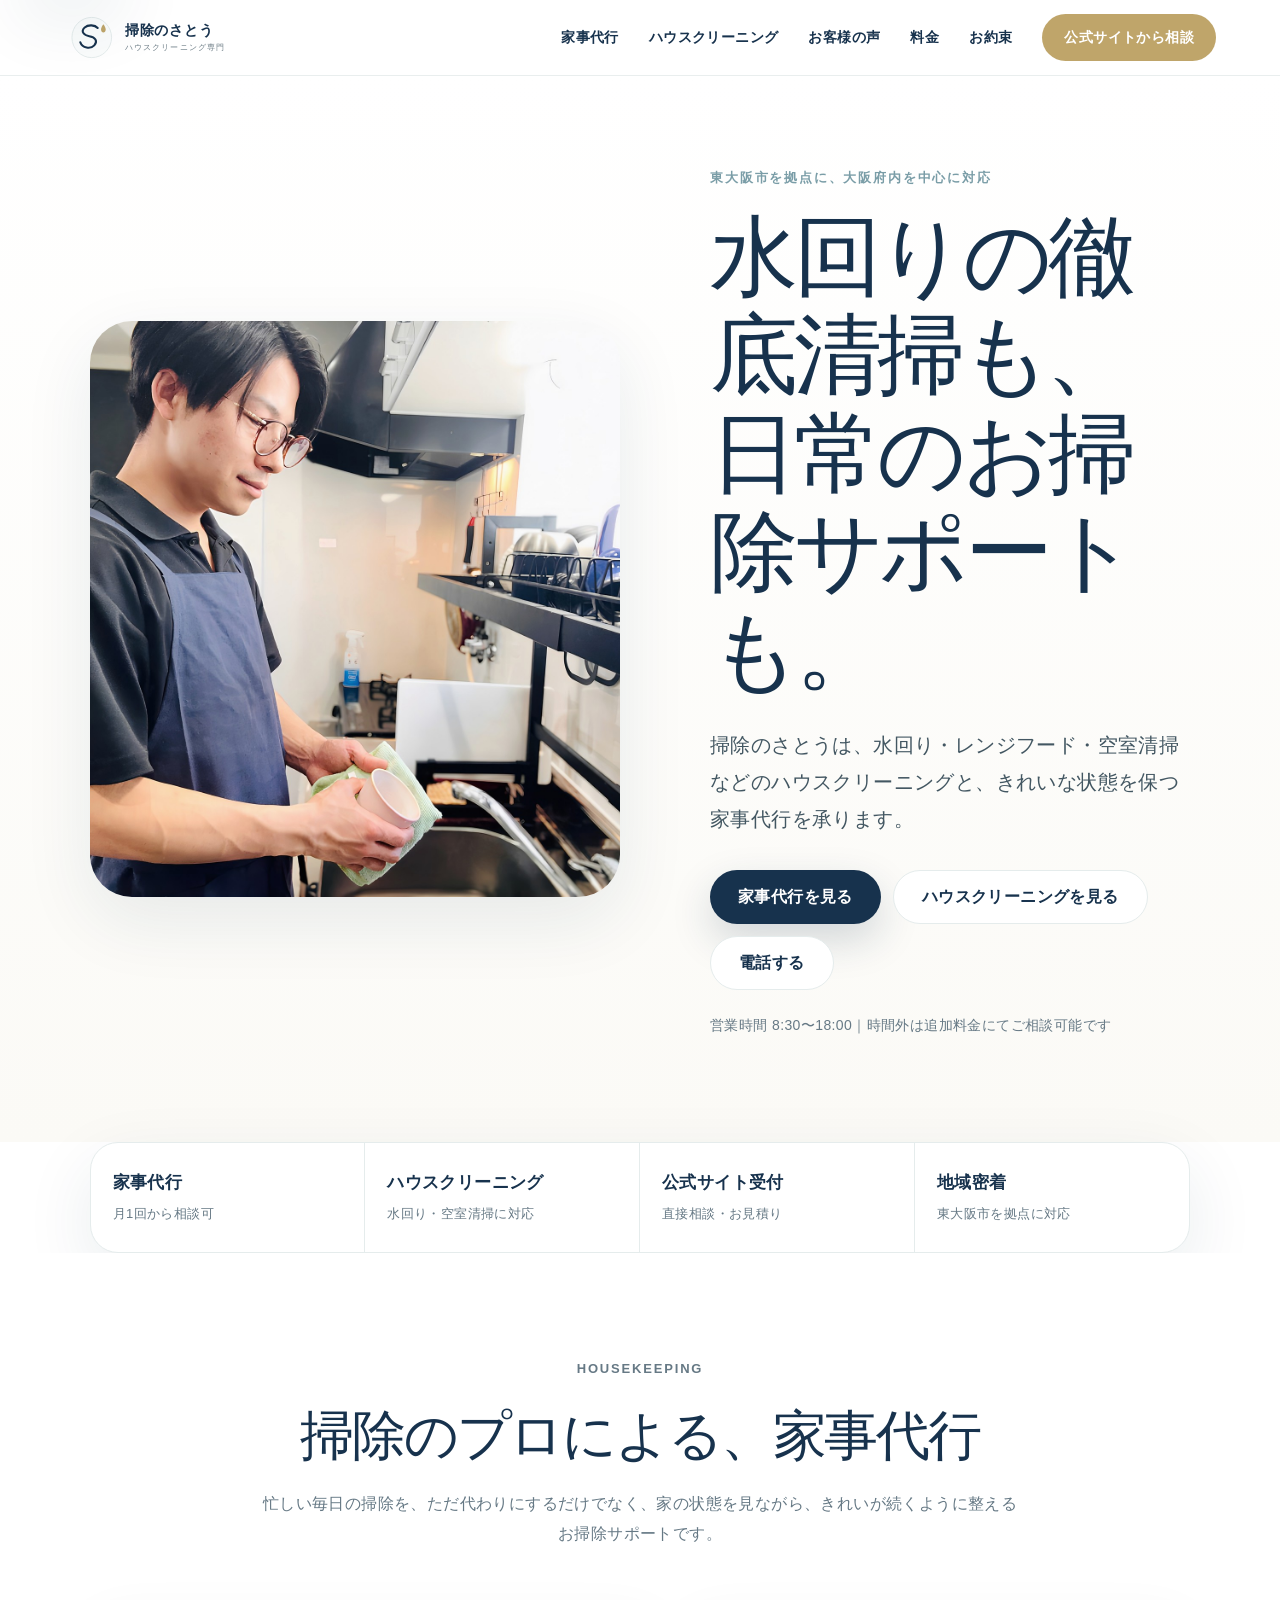
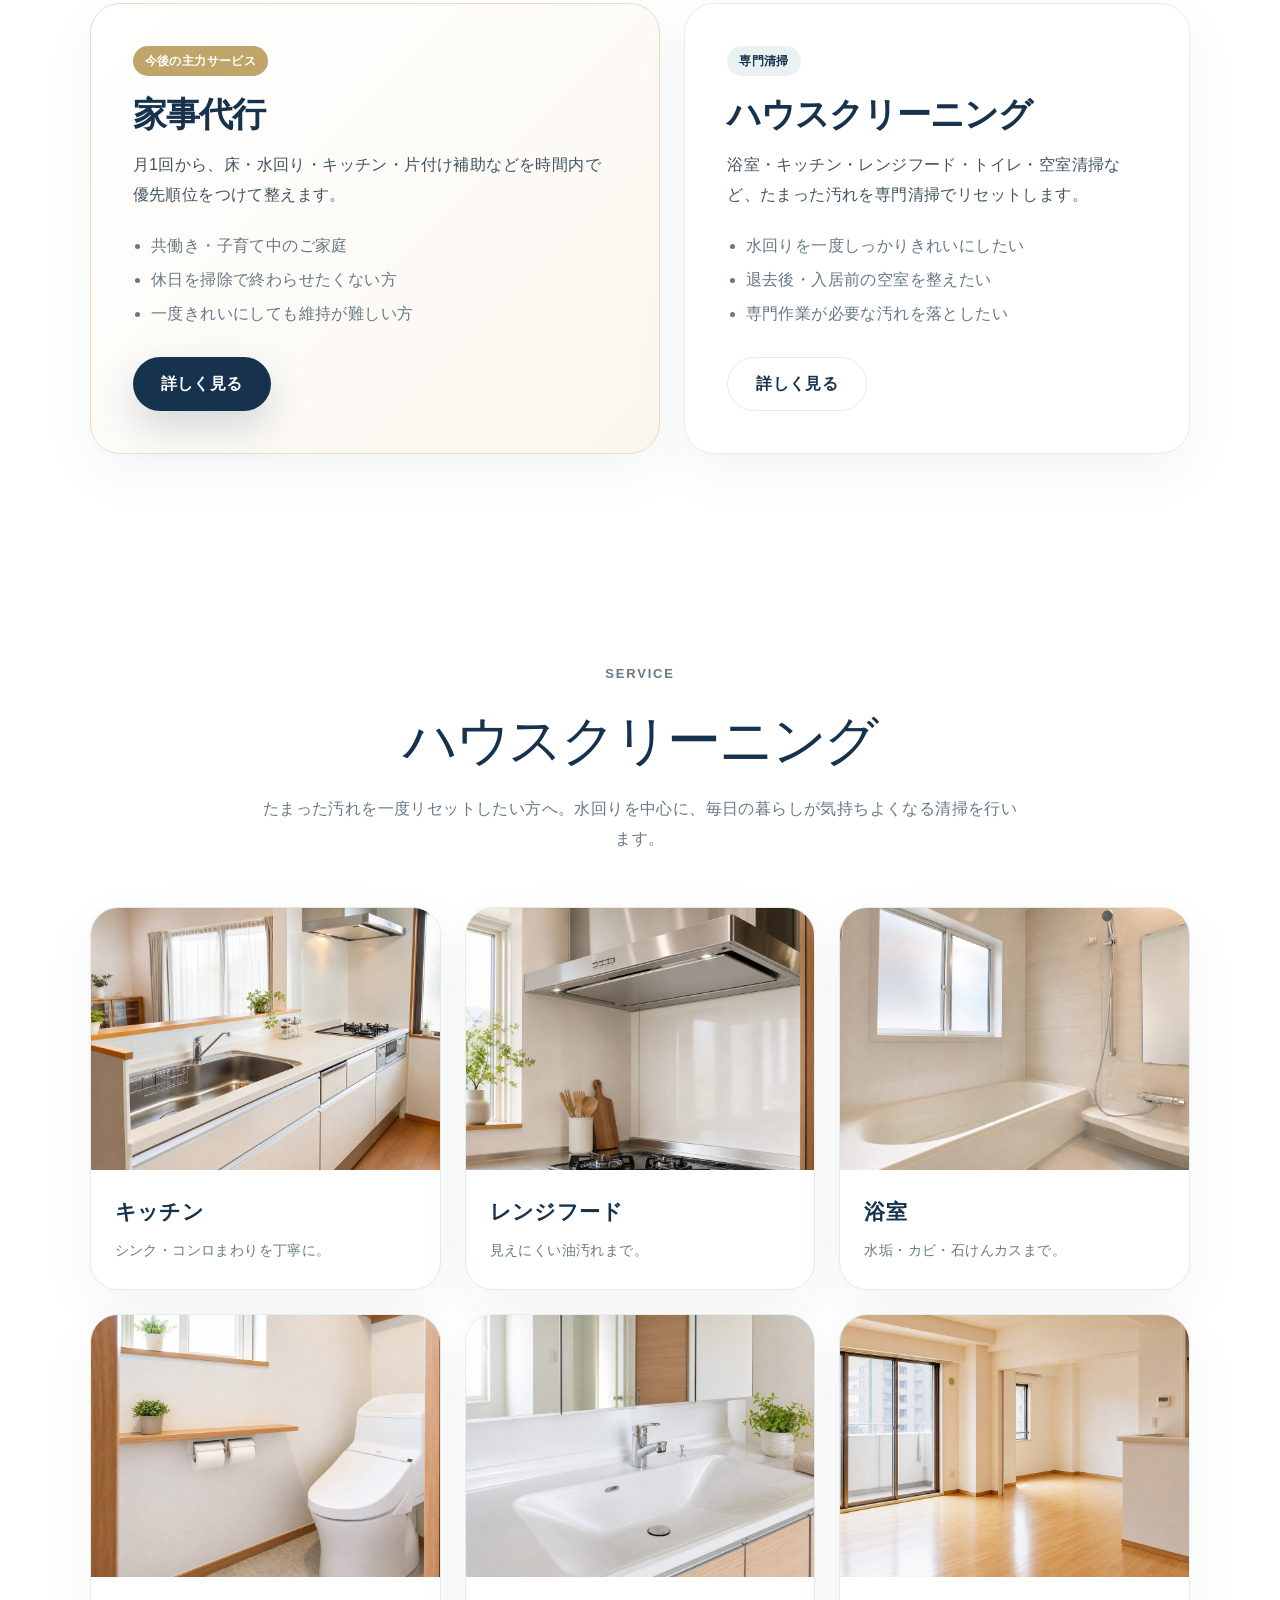
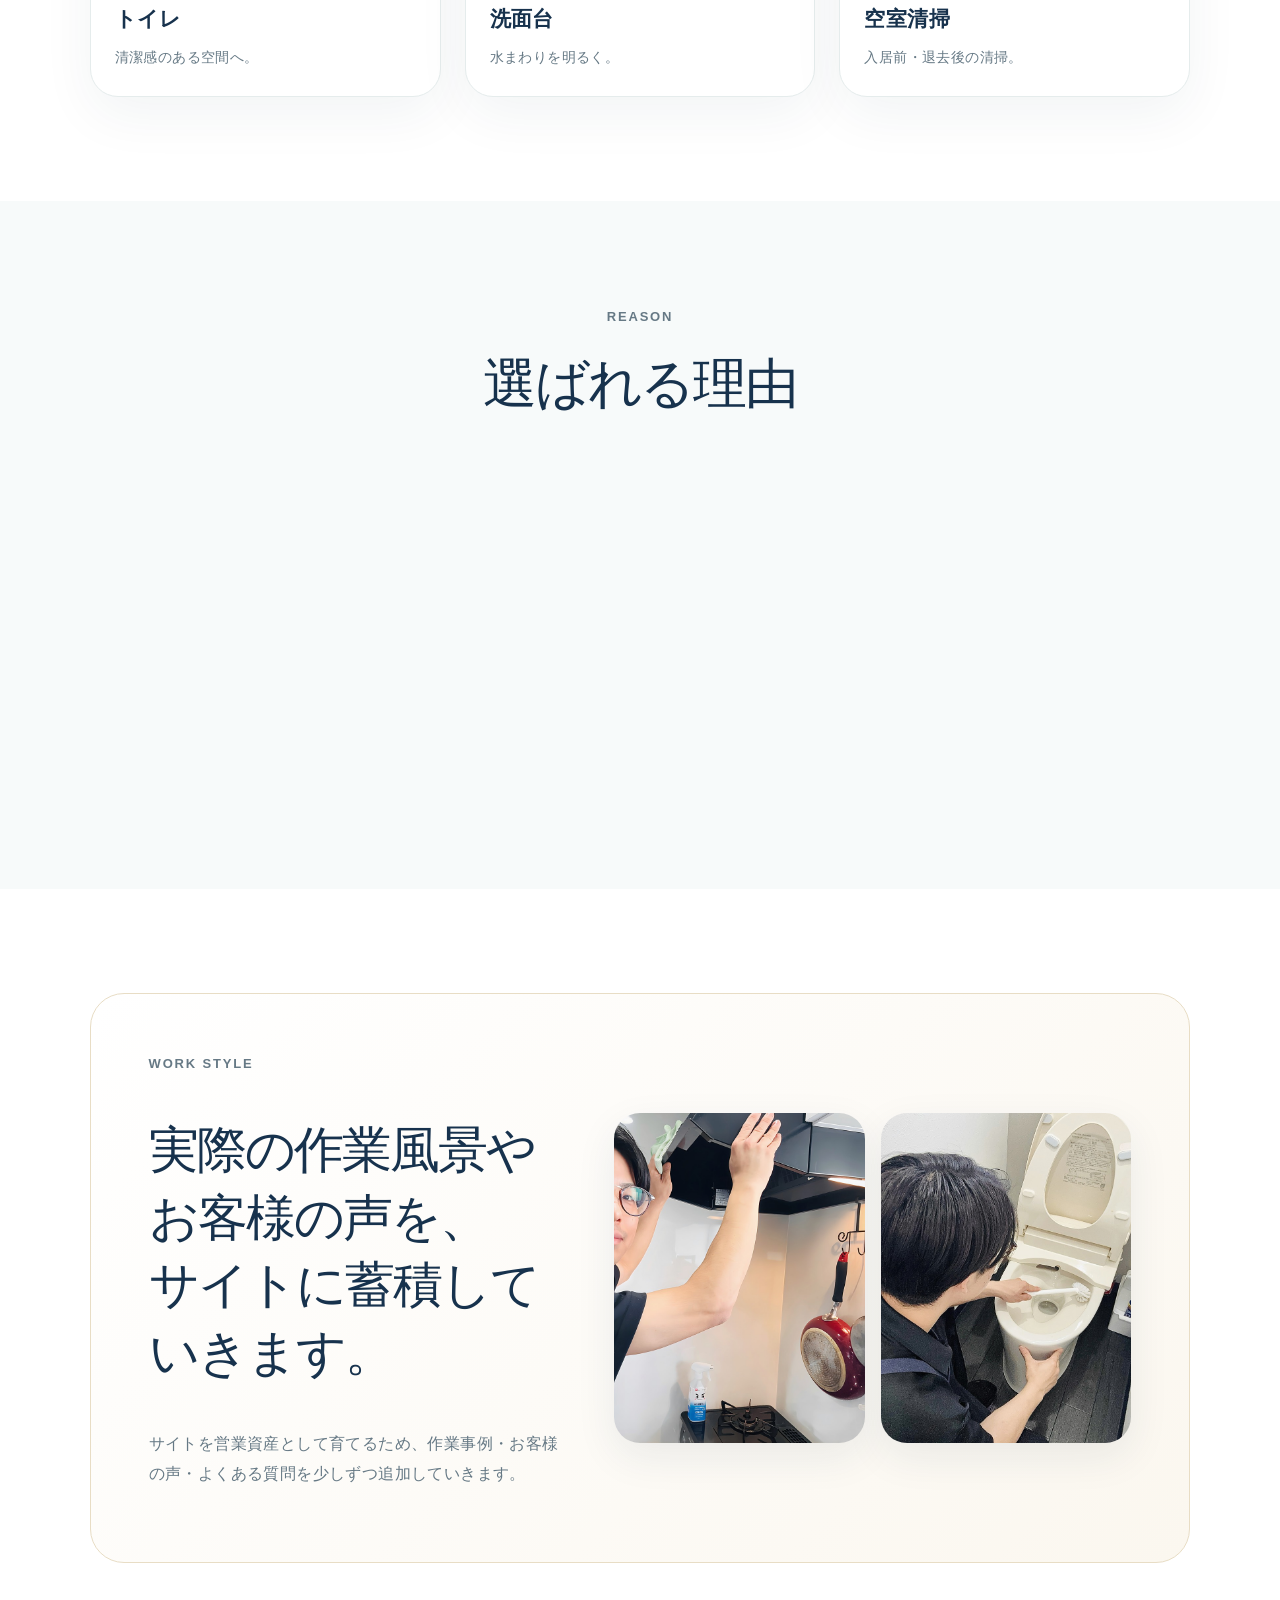
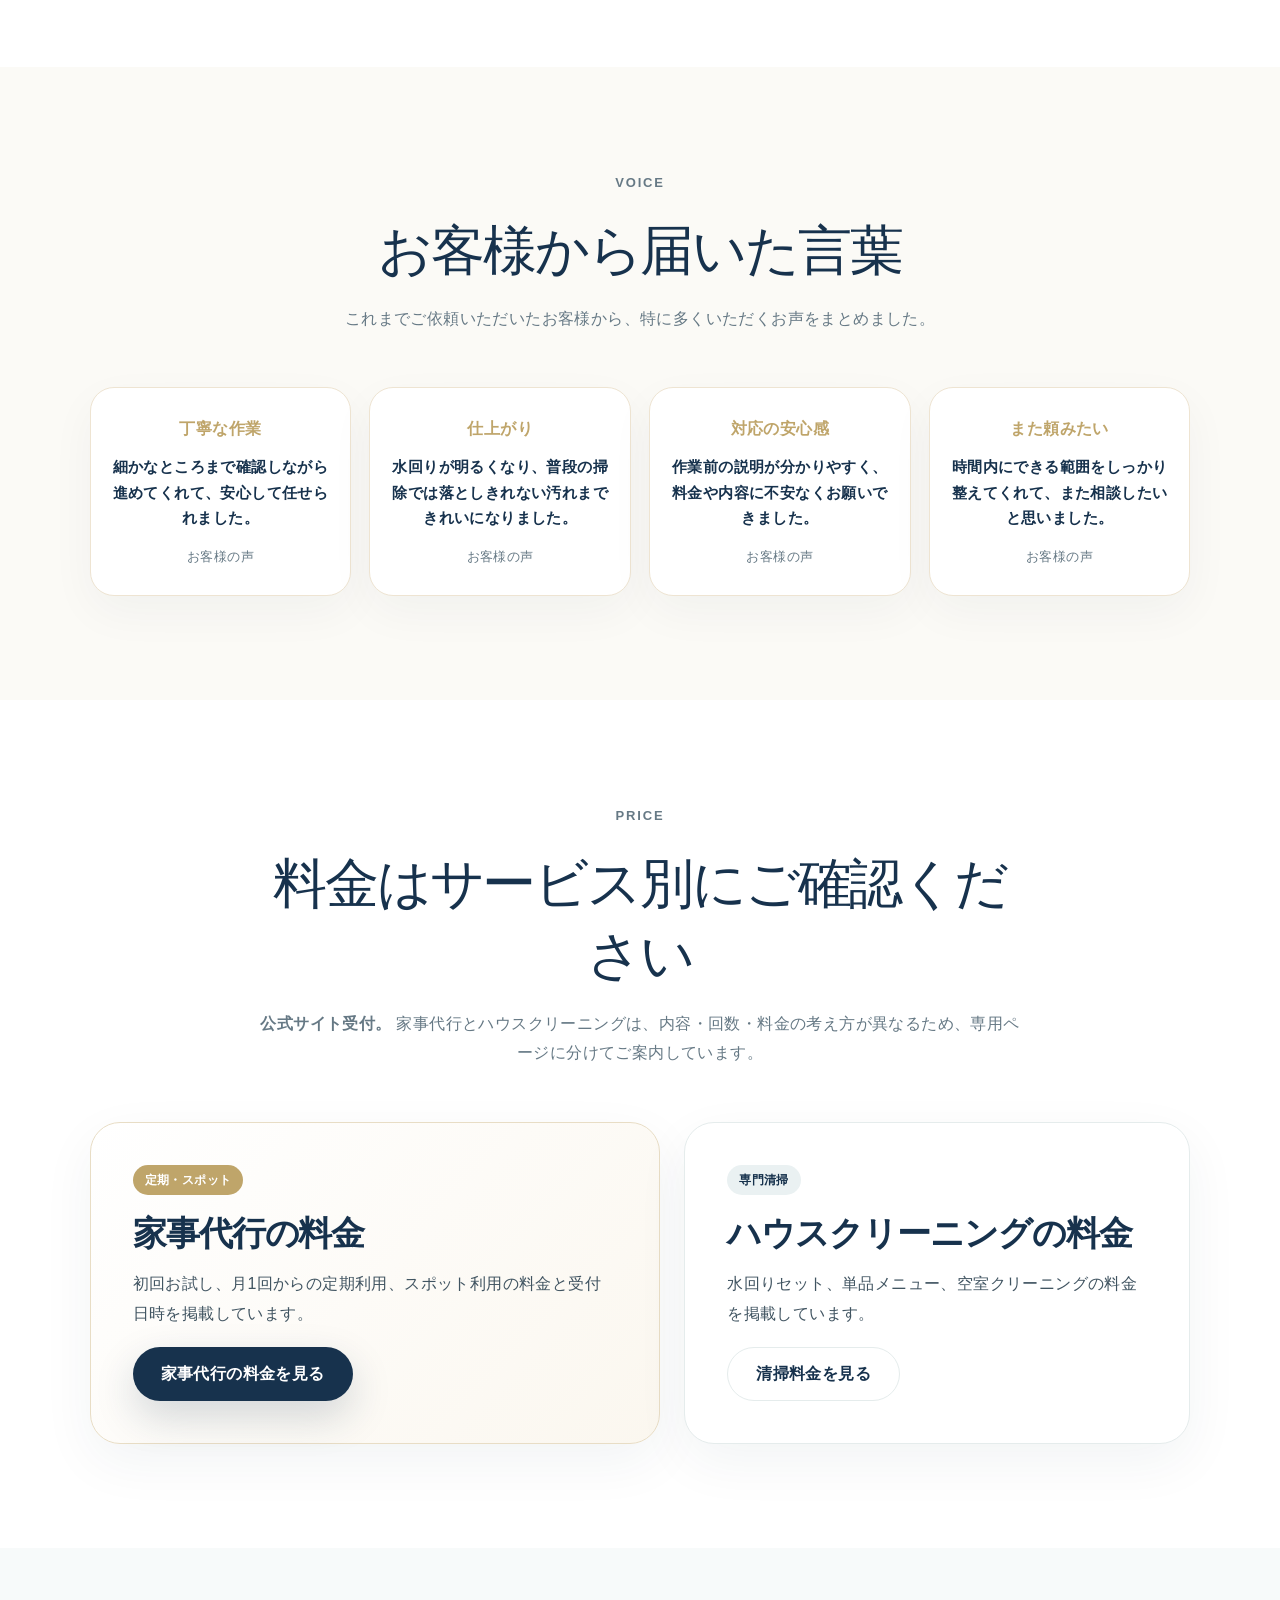
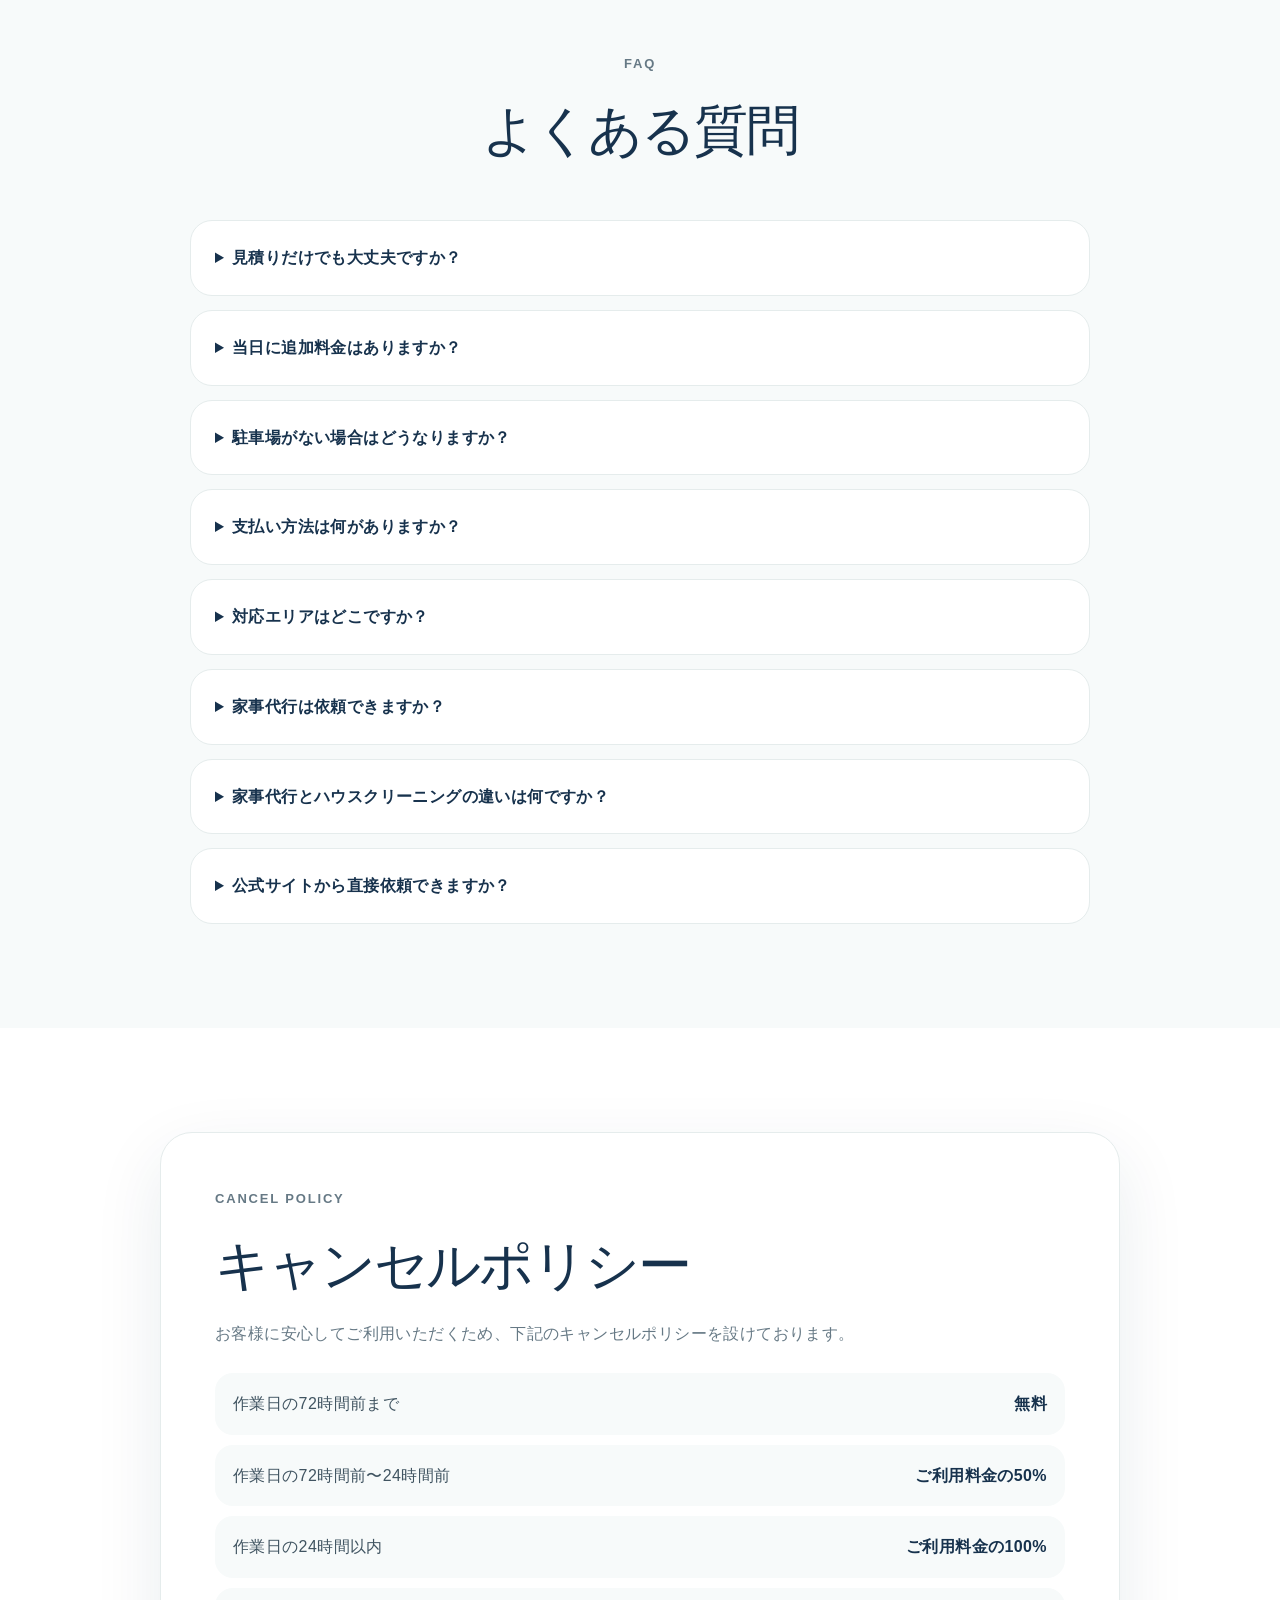
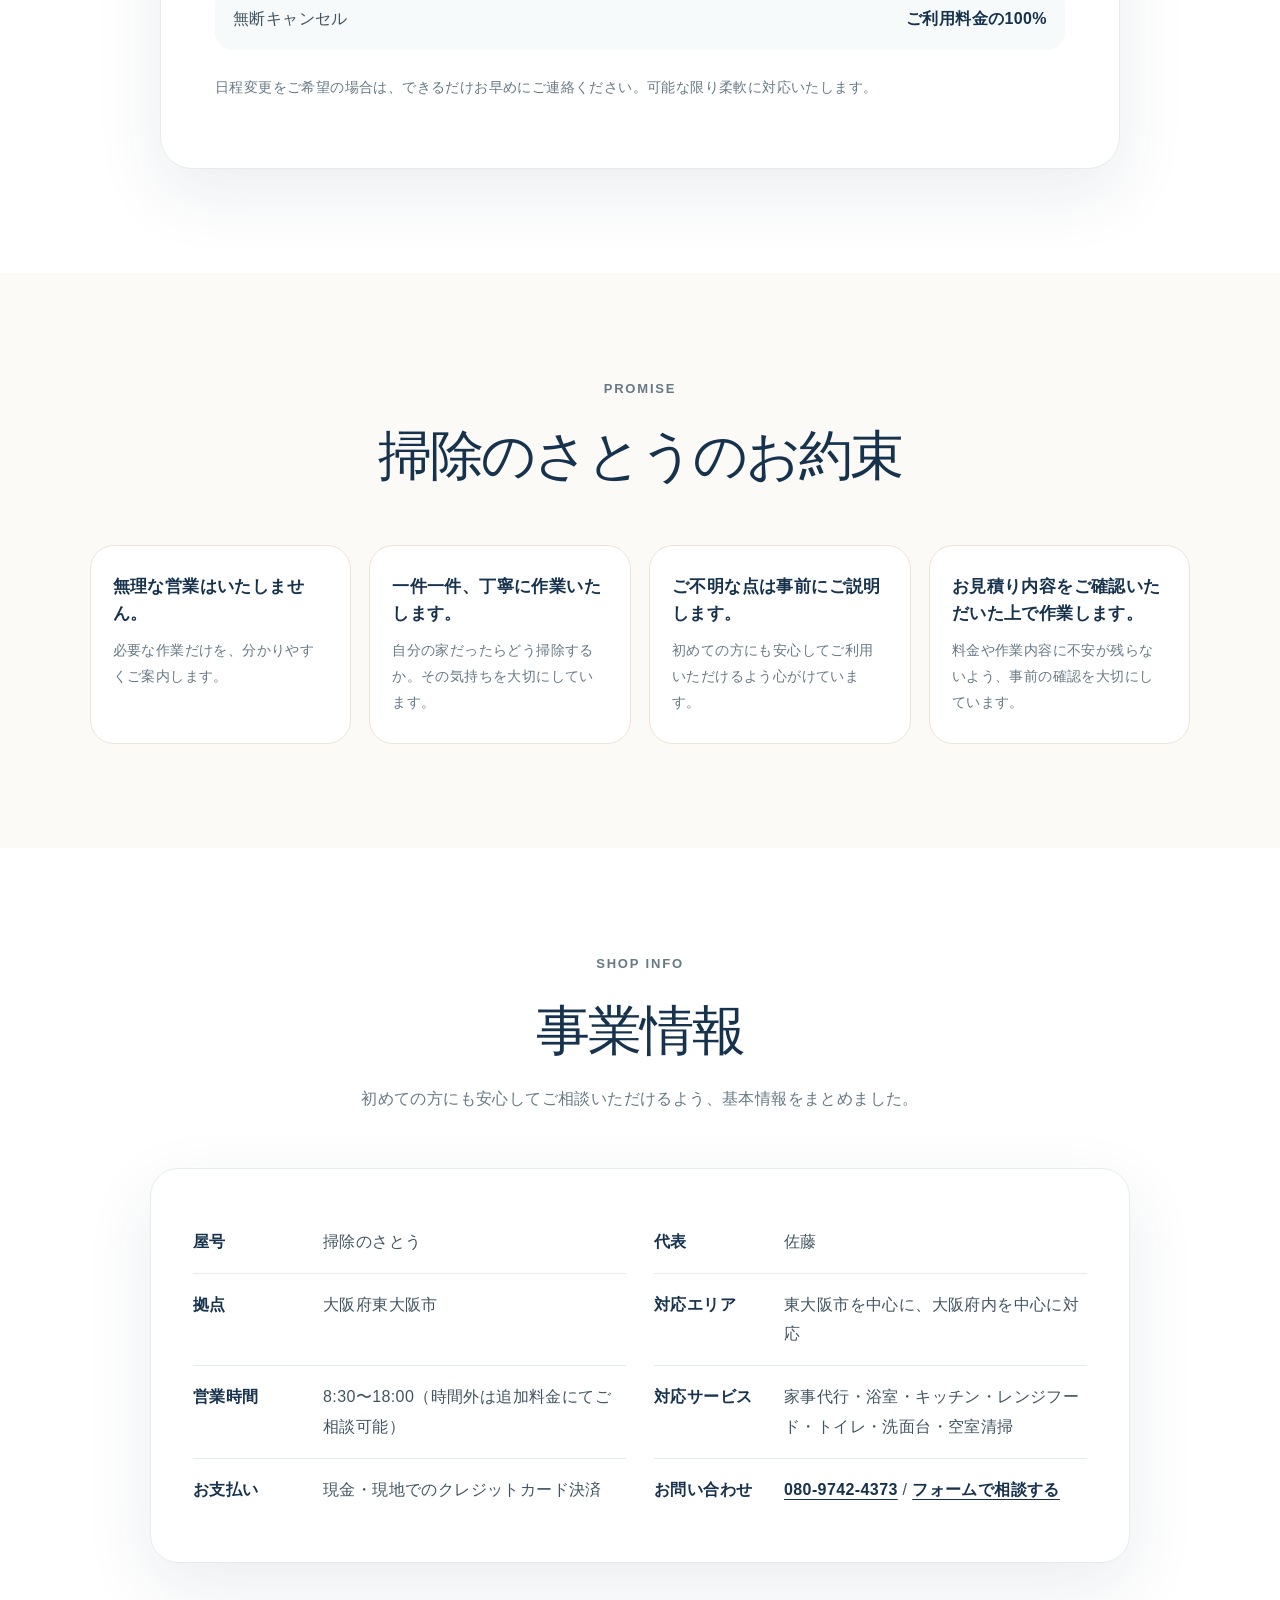
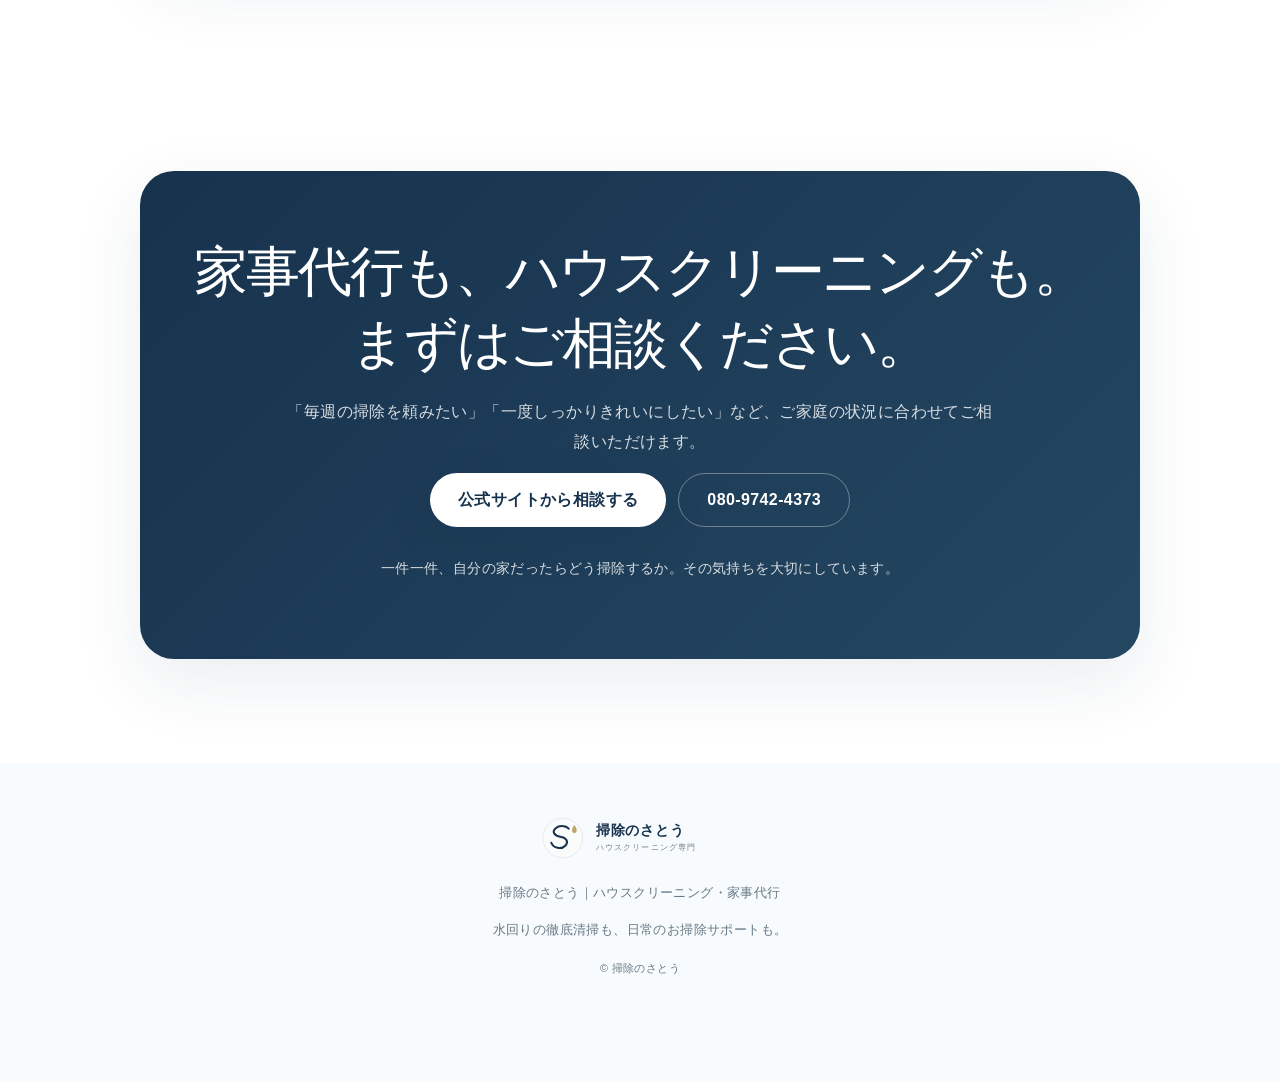
<file: index.html>
<!doctype html>
<html class="no-js" lang="ja">
<head>
  <meta charset="utf-8">
  <meta name="viewport" content="width=device-width, initial-scale=1, viewport-fit=cover">
  <title>掃除のさとう｜東大阪市のハウスクリーニング・家事代行</title>
  <meta name="description" content="東大阪市を拠点に大阪府内を中心に対応。水回り・レンジフード・空室清掃などのハウスクリーニングと、掃除のプロによる家事代行を承ります。公式サイトから初回相談・お見積り受付。">
  <meta name="theme-color" content="#17324D">
  <meta property="og:type" content="website">
  <meta property="og:locale" content="ja_JP">
  <meta property="og:site_name" content="掃除のさとう">
  <meta property="og:title" content="掃除のさとう｜東大阪市のハウスクリーニング・家事代行">
  <meta property="og:description" content="東大阪市を拠点に、大阪府内を中心に対応。水回りの徹底清掃と、きれいな状態を保つ家事代行を承ります。">
  <meta property="og:url" content="https://norisatou0-deep.github.io/souji-no-sato/">
  <meta property="og:image" content="https://norisatou0-deep.github.io/souji-no-sato/assets/hero-cup.jpeg">
  <meta name="twitter:card" content="summary_large_image">
  <link rel="canonical" href="https://norisatou0-deep.github.io/souji-no-sato/">
  <link rel="icon" href="assets/logo.svg" type="image/svg+xml">
  <link rel="stylesheet" href="style.css?v=20260723-wrap3">
  <script>
    document.documentElement.classList.remove('no-js');
    document.documentElement.classList.add('js');
  </script>
  <script type="application/ld+json">
    {
      "@context": "https://schema.org",
      "@type": "LocalBusiness",
      "name": "掃除のさとう",
      "description": "東大阪市を拠点に大阪府内を中心に対応するハウスクリーニング・家事代行サービス。",
      "url": "https://norisatou0-deep.github.io/souji-no-sato/",
      "image": "https://norisatou0-deep.github.io/souji-no-sato/assets/hero-cup.jpeg",
      "telephone": "+81-80-9742-4373",
      "email": "norisatou0@gmail.com",
      "areaServed": ["東大阪市", "大阪府"],
      "makesOffer": [
        {"@type": "Offer", "itemOffered": {"@type": "Service", "name": "ハウスクリーニング"}},
        {"@type": "Offer", "itemOffered": {"@type": "Service", "name": "家事代行"}}
      ],
      "openingHours": "Mo-Su 08:30-18:00",
      "priceRange": "¥¥"
    }
  </script>
</head>
<body>
<a class="skip-link" href="#top">本文へ移動</a>
<header class="site-header">
  <a class="brand" href="#top"><img src="assets/logo.svg" alt="掃除のさとう"></a>
  <button class="menu-button" type="button" aria-label="メニューを開く" aria-controls="site-nav" aria-expanded="false"><span aria-hidden="true"></span><span aria-hidden="true"></span></button>
  <nav class="nav" id="site-nav" aria-label="サイト内メニュー">
    <a href="housekeeping.html">家事代行</a>
    <a href="cleaning.html">ハウスクリーニング</a>
    <a href="#voice">お客様の声</a>
    <a href="#price">料金</a>
    <a href="#promise">お約束</a>
    <a class="nav-cta" href="https://forms.gle/PF4ynjadxf1Uwvu38" target="_blank" rel="noopener noreferrer">公式サイトから相談</a>
  </nav>
</header>

<main id="top">
<section class="hero">
  <div class="hero-photo reveal">
    <img src="assets/hero-cup.jpeg" alt="キッチンでコップを拭いている作業風景" width="1800" height="1350">
  </div>
  <div class="hero-copy reveal">
    <p class="eyebrow">東大阪市を拠点に、大阪府内を中心に対応</p>
    <h1>水回りの徹底清掃も、<br>日常のお掃除サポートも。</h1>
    <p class="lead">掃除のさとうは、水回り・レンジフード・空室清掃などのハウスクリーニングと、きれいな状態を保つ家事代行を承ります。</p>
    <div class="actions">
      <a class="button primary" href="housekeeping.html">家事代行を見る</a>
      <a class="button secondary" href="cleaning.html">ハウスクリーニングを見る</a>
      <a class="button secondary" href="tel:08097424373">電話する</a>
    </div>
    <p class="small-note">営業時間 8:30〜18:00｜時間外は追加料金にてご相談可能です</p>
  </div>
</section>

<section class="trust-strip reveal">
  <div><strong>家事代行</strong><span>月1回から相談可</span></div>
  <div><strong>ハウスクリーニング</strong><span>水回り・空室清掃に対応</span></div>
  <div><strong>公式サイト受付</strong><span>直接相談・お見積り</span></div>
  <div><strong>地域密着</strong><span>東大阪市を拠点に対応</span></div>
</section>

<section class="section service-choice" id="housekeeping">
  <div class="section-heading reveal">
    <p class="eyebrow">HOUSEKEEPING</p>
    <h2>掃除のプロによる、<span class="mobile-line nowrap">家事代行</span></h2>
    <p>忙しい毎日の掃除を、ただ代わりにするだけでなく、家の状態を見ながら、きれいが続くように整えるお掃除サポートです。</p>
  </div>
  <div class="choice-grid">
    <article class="choice-card featured reveal">
      <span class="choice-label">今後の主力サービス</span>
      <h3>家事代行</h3>
      <p>月1回から、床・水回り・キッチン・片付け補助などを時間内で優先順位をつけて整えます。</p>
      <ul>
        <li>共働き・子育て中のご家庭</li>
        <li>休日を掃除で終わらせたくない方</li>
        <li>一度きれいにしても維持が難しい方</li>
      </ul>
      <a class="button primary" href="housekeeping.html">詳しく見る</a>
    </article>
    <article class="choice-card reveal">
      <span class="choice-label muted">専門清掃</span>
      <h3>ハウスクリーニング</h3>
      <p>浴室・キッチン・レンジフード・トイレ・空室清掃など、たまった汚れを専門清掃でリセットします。</p>
      <ul>
        <li>水回りを一度しっかりきれいにしたい</li>
        <li>退去後・入居前の空室を整えたい</li>
        <li>専門作業が必要な汚れを落としたい</li>
      </ul>
      <a class="button secondary" href="cleaning.html">詳しく見る</a>
    </article>
  </div>
</section>

<section class="section service" id="service">
  <div class="section-heading reveal">
    <p class="eyebrow">SERVICE</p>
    <h2>ハウスクリーニング</h2>
    <p>たまった汚れを一度リセットしたい方へ。水回りを中心に、毎日の暮らしが気持ちよくなる清掃を行います。</p>
  </div>
  <div class="service-grid">
    <article class="service-card reveal"><img src="assets/service-kitchen-clean-v3.jpg" alt="キッチンクリーニング" width="1200" height="800" loading="lazy"><div><h3>キッチン</h3><p>シンク・コンロまわりを丁寧に。</p></div></article>
    <article class="service-card reveal"><img src="assets/service-hood-clean-v3.jpg" alt="レンジフードクリーニング" width="1200" height="800" loading="lazy"><div><h3>レンジフード</h3><p>見えにくい油汚れまで。</p></div></article>
    <article class="service-card reveal"><img src="assets/service-bath-clean-v3.jpg" alt="浴室クリーニング" width="1200" height="800" loading="lazy"><div><h3>浴室</h3><p>水垢・カビ・石けんカスまで。</p></div></article>
    <article class="service-card reveal"><img src="assets/service-toilet-clean-v3.jpg" alt="トイレクリーニング" width="1200" height="800" loading="lazy"><div><h3>トイレ</h3><p>清潔感のある空間へ。</p></div></article>
    <article class="service-card reveal"><img src="assets/service-wash-clean-v3.jpg" alt="洗面台クリーニング" width="1200" height="800" loading="lazy"><div><h3>洗面台</h3><p>水まわりを明るく。</p></div></article>
    <article class="service-card reveal"><img src="assets/service-vacant-clean-v3.jpg" alt="空室クリーニング" width="1200" height="800" loading="lazy"><div><h3>空室清掃</h3><p>入居前・退去後の清掃。</p></div></article>
  </div>
</section>

<section class="section reason" id="reason">
  <div class="section-heading reveal">
    <p class="eyebrow">REASON</p>
    <h2>選ばれる理由</h2>
  </div>
  <div class="reason-layout">
    <div class="reason-grid">
      <article class="reveal"><span>01</span><h3>丁寧な作業</h3><p>見える汚れだけでなく、細かな部分まで確認しながら進めます。</p></article>
      <article class="reveal"><span>02</span><h3>定期利用も相談可</h3><p>ハウスクリーニングの後、きれいな状態を保つ家事代行までご相談いただけます。</p></article>
      <article class="reveal"><span>03</span><h3>時間内で最大限</h3><p>家事代行でも、時間配分と気配りを大切に、優先順位をつけて整えます。</p></article>
      <article class="reveal"><span>04</span><h3>地域密着</h3><p>東大阪市を拠点に、大阪府内を中心にお伺いしています。</p></article>
    </div>
    <aside class="manager reveal">
      <img src="assets/manager-final-white-v1.jpg" alt="店長 佐藤" width="1200" height="1560" loading="lazy">
      <div>
        <p>店長　佐藤</p>
        <strong>自分の家だったら、どう掃除するか。</strong>
        <span>その気持ちを大切に、一件一件、丁寧に向き合っています。</span>
      </div>
    </aside>
  </div>
</section>

<section class="section proof">
  <div class="proof-inner reveal">
    <div>
      <p class="eyebrow">WORK STYLE</p>
      <h2>実際の作業風景やお客様の声を、<br>サイトに蓄積していきます。</h2>
      <p>サイトを営業資産として育てるため、作業事例・お客様の声・よくある質問を少しずつ追加していきます。</p>
    </div>
    <div class="proof-photos">
      <img src="assets/work-hood.jpeg" alt="レンジフードの作業風景" width="1333" height="1000" loading="lazy">
      <img src="assets/work-toilet.jpeg" alt="トイレの作業風景" width="1333" height="1000" loading="lazy">
    </div>
  </div>
</section>

<section class="section voice" id="voice">
  <div class="section-heading reveal">
    <p class="eyebrow">VOICE</p>
    <h2>お客様から届いた言葉</h2>
    <p>これまでご依頼いただいたお客様から、特に多くいただくお声をまとめました。</p>
  </div>
  <div class="voice-grid">
    <blockquote class="reveal"><span>丁寧な作業</span><strong>細かなところまで確認しながら進めてくれて、安心して任せられました。</strong><small>お客様の声</small></blockquote>
    <blockquote class="reveal"><span>仕上がり</span><strong>水回りが明るくなり、普段の掃除では落としきれない汚れまできれいになりました。</strong><small>お客様の声</small></blockquote>
    <blockquote class="reveal"><span>対応の安心感</span><strong>作業前の説明が分かりやすく、料金や内容に不安なくお願いできました。</strong><small>お客様の声</small></blockquote>
    <blockquote class="reveal"><span>また頼みたい</span><strong>時間内にできる範囲をしっかり整えてくれて、また相談したいと思いました。</strong><small>お客様の声</small></blockquote>
  </div>
</section>

<section class="section price" id="price">
  <div class="section-heading reveal">
    <p class="eyebrow">PRICE</p>
    <h2>料金はサービス別にご確認ください</h2>
    <p><strong>公式サイト受付。</strong> 家事代行とハウスクリーニングは、内容・回数・料金の考え方が異なるため、専用ページに分けてご案内しています。</p>
  </div>
  <div class="choice-grid">
    <article class="choice-card featured reveal">
      <span class="choice-label">定期・スポット</span>
      <h3>家事代行の料金</h3>
      <p>初回お試し、月1回からの定期利用、スポット利用の料金と受付日時を掲載しています。</p>
      <a class="button primary" href="housekeeping.html#price">家事代行の料金を見る</a>
    </article>
    <article class="choice-card reveal">
      <span class="choice-label muted">専門清掃</span>
      <h3>ハウスクリーニングの料金</h3>
      <p>水回りセット、単品メニュー、空室クリーニングの料金を掲載しています。</p>
      <a class="button secondary" href="cleaning.html#price">清掃料金を見る</a>
    </article>
  </div>
</section>

<section class="section faq">
  <div class="section-heading reveal">
    <p class="eyebrow">FAQ</p>
    <h2>よくある質問</h2>
  </div>
  <div class="faq-list reveal">
    <details><summary>見積りだけでも大丈夫ですか？</summary><p>はい。ご相談だけでも大丈夫です。内容を確認し、無料でお見積りいたします。</p></details>
    <details><summary>当日に追加料金はありますか？</summary><p>お見積り内容をご確認いただいた上で作業いたします。追加作業をご希望の場合は、事前に料金をご案内します。</p></details>
    <details><summary>駐車場がない場合はどうなりますか？</summary><p>近隣のコインパーキングを利用する場合があります。駐車場代が必要な場合は事前にご相談いたします。</p></details>
    <details><summary>支払い方法は何がありますか？</summary><p>現金・現地でのクレジットカード決済に対応しています。作業後、現地でお支払いいただけます。</p></details>
    <details><summary>対応エリアはどこですか？</summary><p>東大阪市を拠点に、大阪府内を中心にお伺いしています。</p></details>
    <details><summary>家事代行は依頼できますか？</summary><p>はい。定期利用は月1回から、スポット利用もご相談いただけます。公式サイトから直接お問い合わせください。</p></details>
    <details><summary>家事代行とハウスクリーニングの違いは何ですか？</summary><p>家事代行は日常清掃を継続してきれいな状態を保つサービスです。ハウスクリーニングは、専門道具や洗剤でたまった汚れを落とす専門清掃です。</p></details>
    <details><summary>公式サイトから直接依頼できますか？</summary><p>はい。掃除のさとう公式サービスとして、家事代行のご相談を受け付けています。</p></details>
  </div>
</section>

<section class="section policy">
  <div class="policy-card reveal">
    <p class="eyebrow">CANCEL POLICY</p>
    <h2>キャンセルポリシー</h2>
    <p>お客様に安心してご利用いただくため、下記のキャンセルポリシーを設けております。</p>
    <div class="policy-table">
      <div><span>作業日の72時間前まで</span><strong>無料</strong></div>
      <div><span>作業日の72時間前〜24時間前</span><strong>ご利用料金の50%</strong></div>
      <div><span>作業日の24時間以内</span><strong>ご利用料金の100%</strong></div>
      <div><span>無断キャンセル</span><strong>ご利用料金の100%</strong></div>
    </div>
    <p class="policy-note">日程変更をご希望の場合は、できるだけお早めにご連絡ください。可能な限り柔軟に対応いたします。</p>
  </div>
</section>

<section class="section promise" id="promise">
  <div class="section-heading reveal">
    <p class="eyebrow">PROMISE</p>
    <h2>掃除のさとうのお約束</h2>
  </div>
  <div class="promise-grid">
    <article class="reveal"><h3>無理な営業はいたしません。</h3><p>必要な作業だけを、分かりやすくご案内します。</p></article>
    <article class="reveal"><h3>一件一件、丁寧に作業いたします。</h3><p>自分の家だったらどう掃除するか。その気持ちを大切にしています。</p></article>
    <article class="reveal"><h3>ご不明な点は事前にご説明します。</h3><p>初めての方にも安心してご利用いただけるよう心がけています。</p></article>
    <article class="reveal"><h3>お見積り内容をご確認いただいた上で作業します。</h3><p>料金や作業内容に不安が残らないよう、事前の確認を大切にしています。</p></article>
  </div>
</section>

<section class="section about" id="about">
  <div class="section-heading reveal">
    <p class="eyebrow">SHOP INFO</p>
    <h2>事業情報</h2>
    <p>初めての方にも安心してご相談いただけるよう、基本情報をまとめました。</p>
  </div>
  <div class="info-card reveal">
    <dl>
      <div><dt>屋号</dt><dd>掃除のさとう</dd></div>
      <div><dt>代表</dt><dd>佐藤</dd></div>
      <div><dt>拠点</dt><dd>大阪府東大阪市</dd></div>
      <div><dt>対応エリア</dt><dd>東大阪市を中心に、大阪府内を中心に対応</dd></div>
      <div><dt>営業時間</dt><dd>8:30〜18:00（時間外は追加料金にてご相談可能）</dd></div>
      <div><dt>対応サービス</dt><dd>家事代行・浴室・キッチン・レンジフード・トイレ・洗面台・空室清掃</dd></div>
      <div><dt>お支払い</dt><dd>現金・現地でのクレジットカード決済</dd></div>
      <div><dt>お問い合わせ</dt><dd><a href="tel:08097424373">080-9742-4373</a> / <a href="https://forms.gle/PF4ynjadxf1Uwvu38" target="_blank" rel="noopener noreferrer">フォームで相談する</a></dd></div>
    </dl>
  </div>
</section>

<section class="section contact" id="contact">
  <div class="contact-card reveal">
    <h2>家事代行も、ハウスクリーニングも。<br>まずはご相談ください。</h2>
    <p>「毎週の掃除を頼みたい」「一度しっかりきれいにしたい」など、ご家庭の状況に合わせてご相談いただけます。</p>
    <div class="actions center">
      <a class="button primary light" href="https://forms.gle/PF4ynjadxf1Uwvu38" target="_blank" rel="noopener noreferrer">公式サイトから相談する</a>
      <a class="button secondary dark" href="tel:08097424373">080-9742-4373</a>
    </div>
    <p class="footer-message">一件一件、自分の家だったらどう掃除するか。その気持ちを大切にしています。</p>
  </div>
</section>
</main>

<footer>
  <img src="assets/logo.svg" alt="掃除のさとう">
  <p>掃除のさとう｜ハウスクリーニング・家事代行</p>
  <p>水回りの徹底清掃も、日常のお掃除サポートも。</p>
  <small>© 掃除のさとう</small>
</footer>

<div class="fixed-cta">
  <a href="tel:08097424373" aria-label="掃除のさとうへ電話する">電話</a>
  <a href="https://forms.gle/PF4ynjadxf1Uwvu38" target="_blank" rel="noopener noreferrer" aria-label="掃除のさとうへ公式サイトから相談する">相談する</a>
</div>
<script src="script.js"></script>
</body>
</html>
</file>
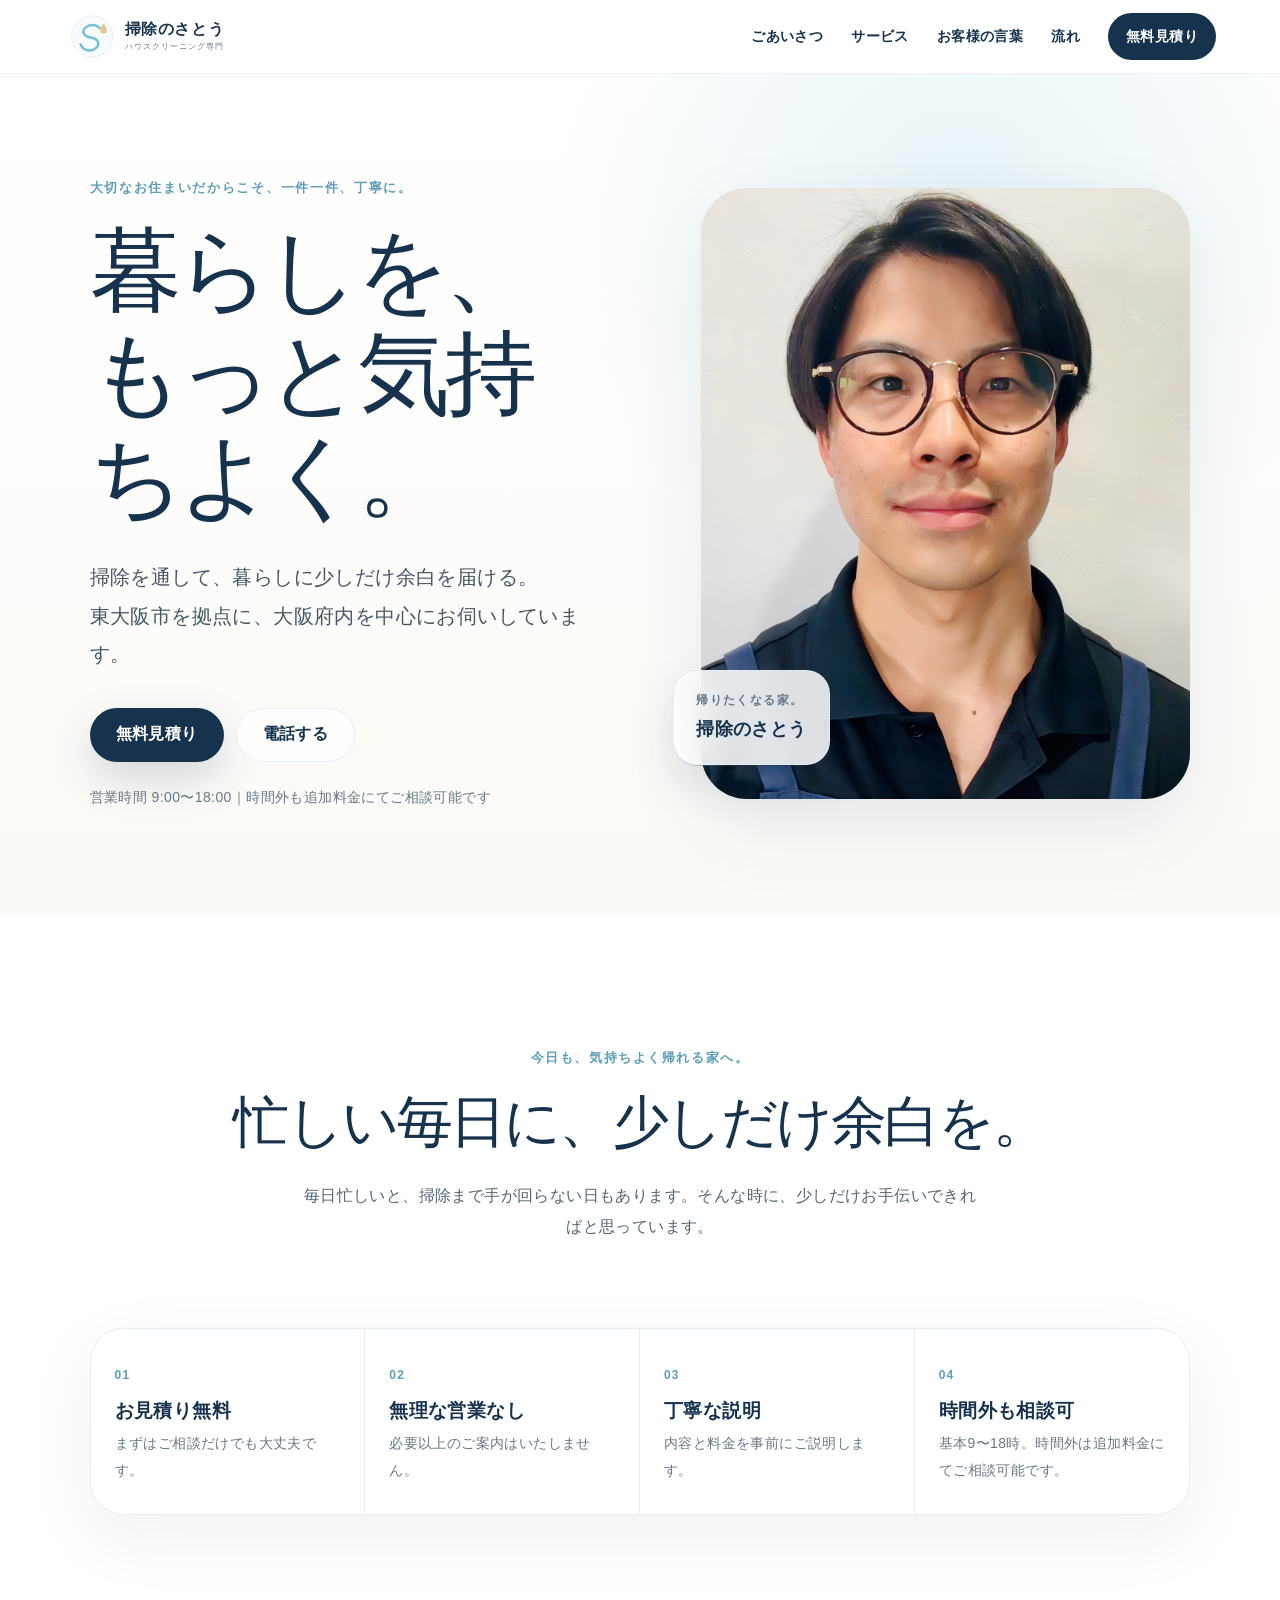
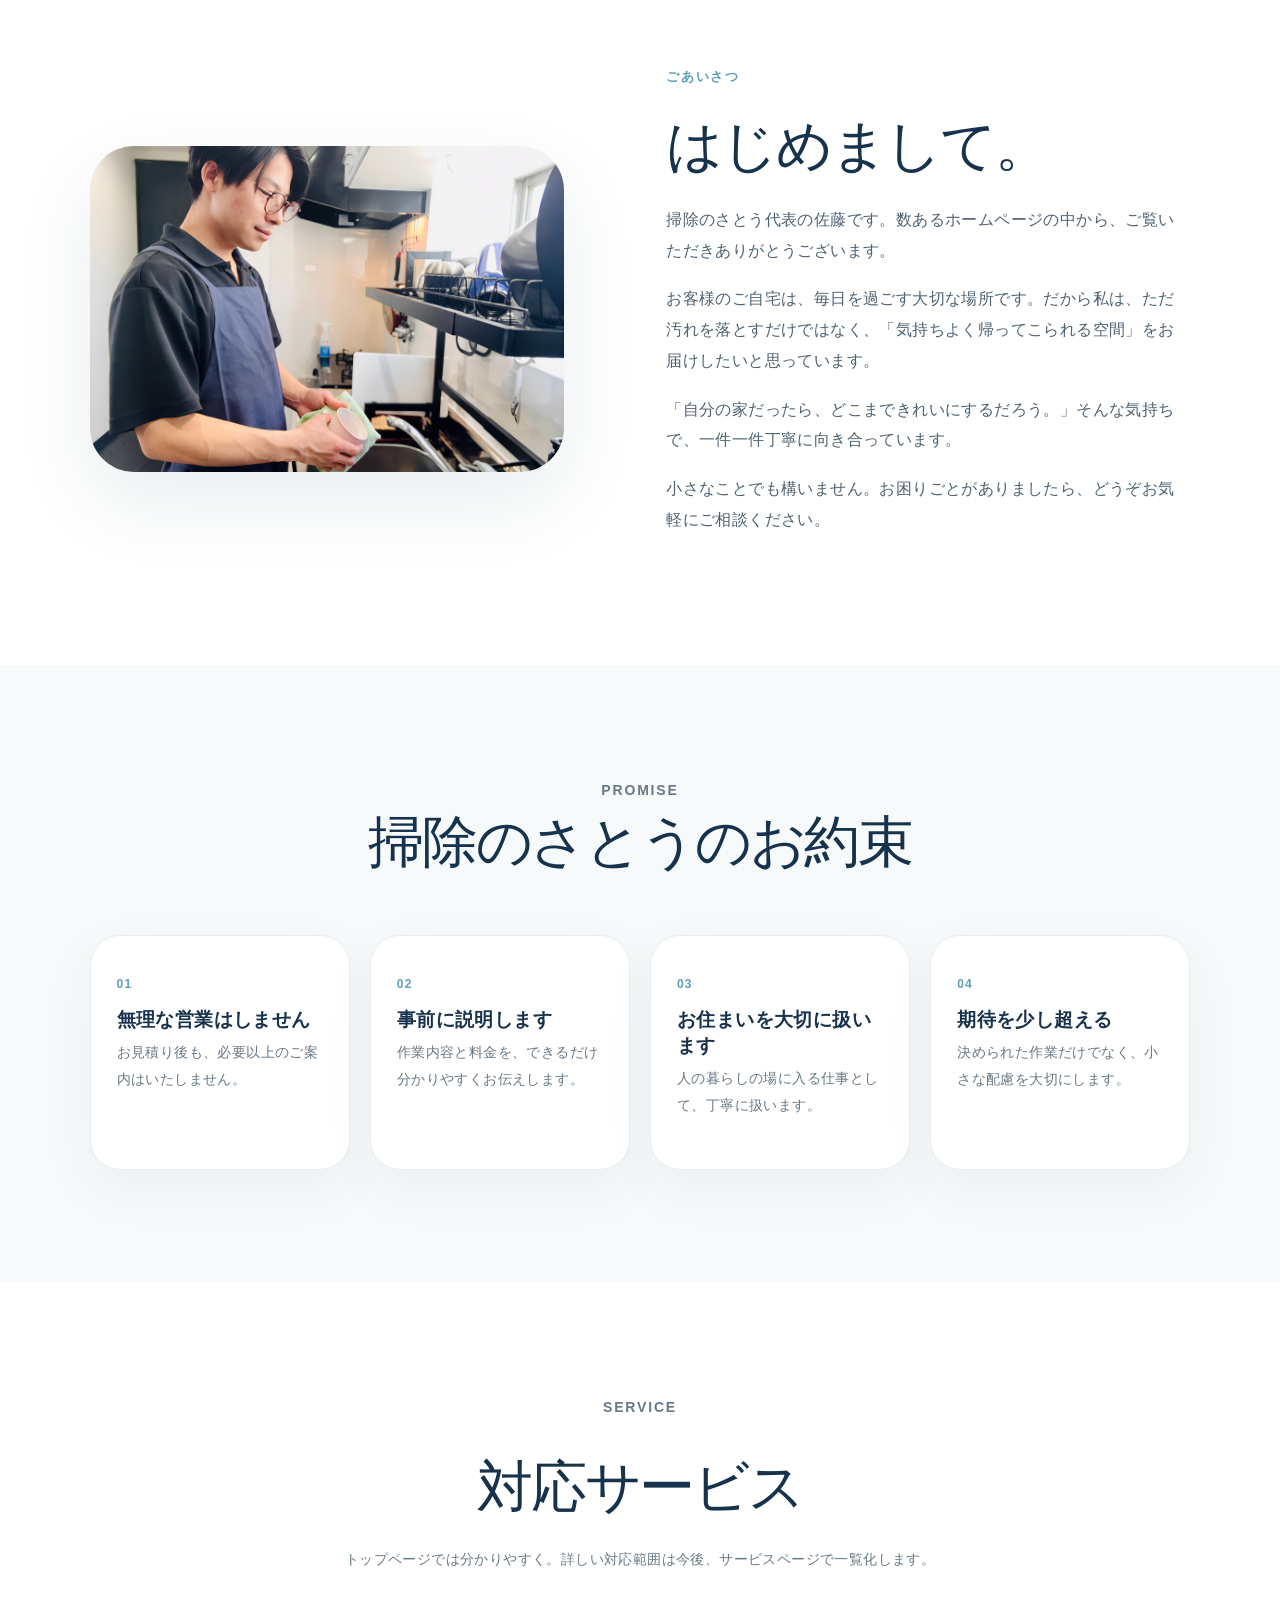
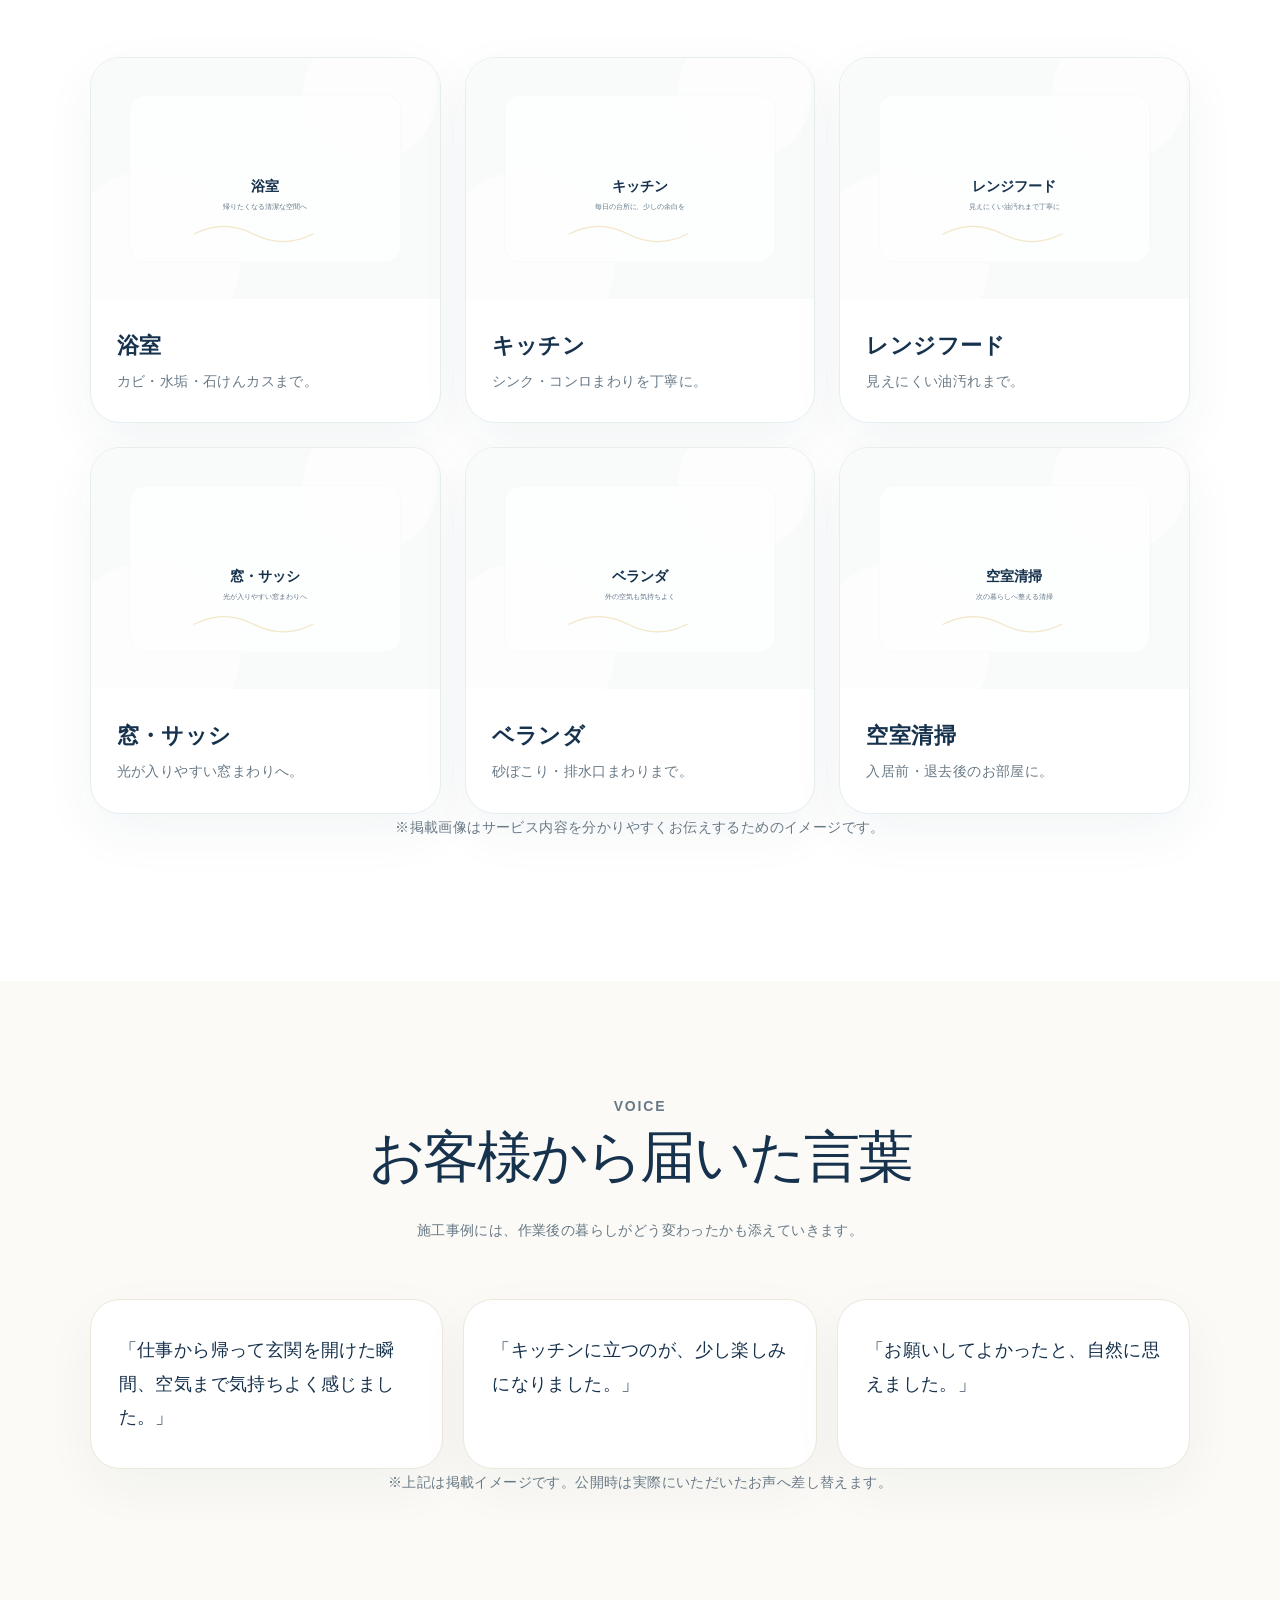
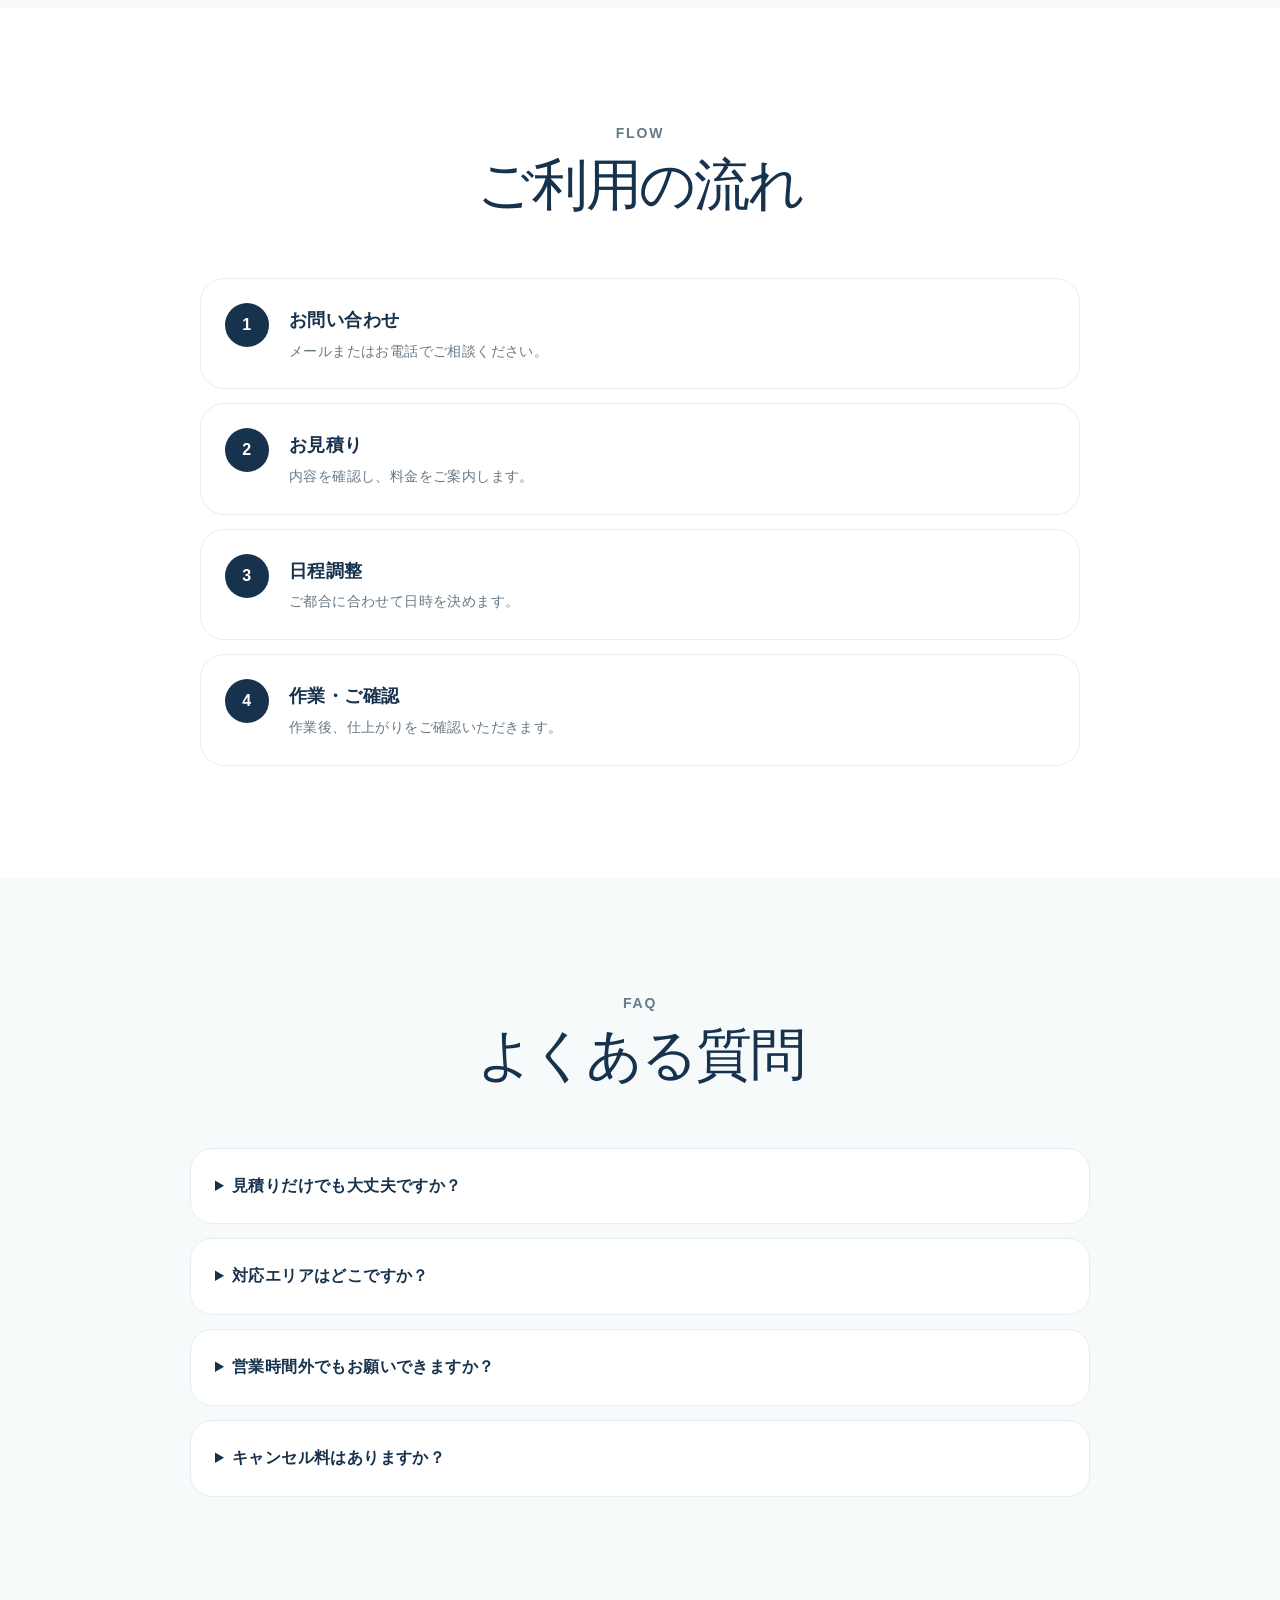
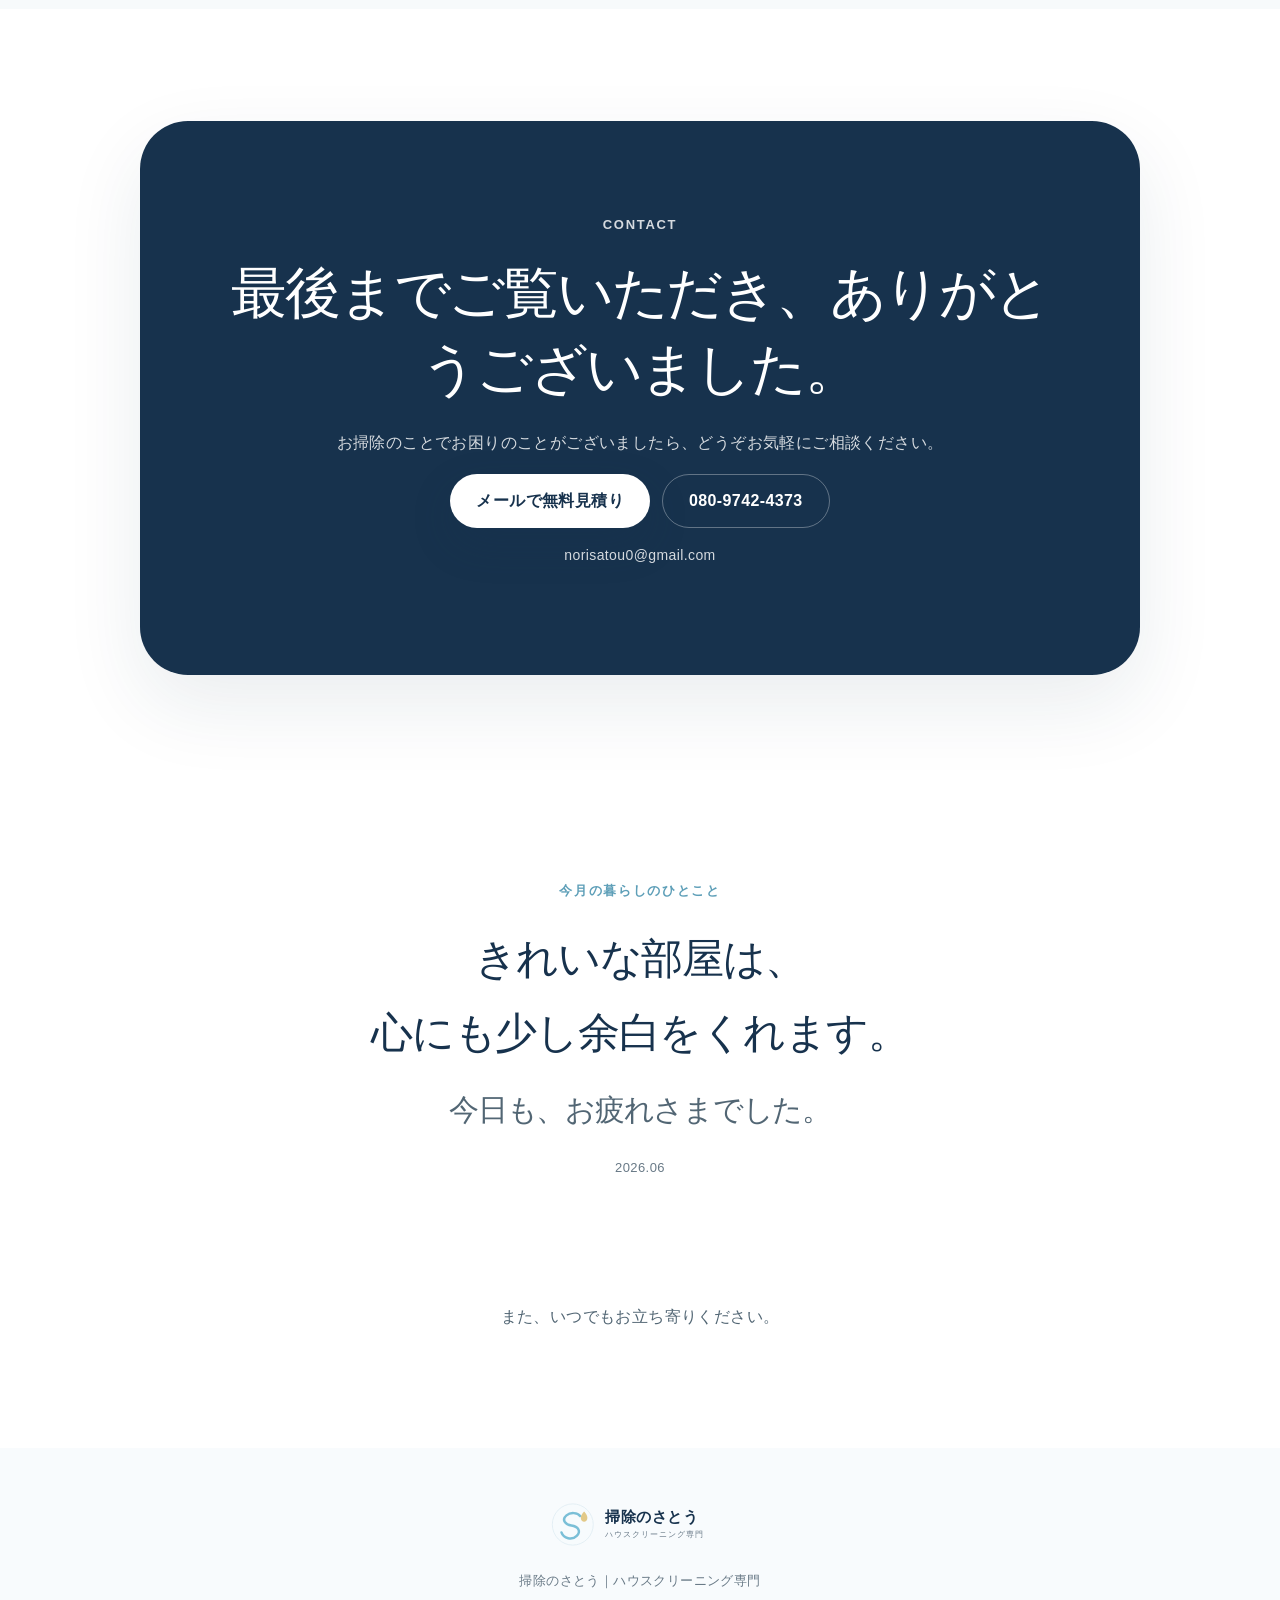
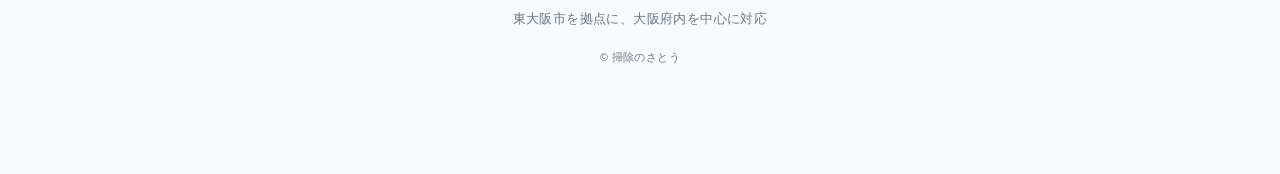
<file: souji-no-satou-premium/index.html>
<!doctype html>
<html lang="ja">
<head>
  <meta charset="utf-8">
  <meta name="viewport" content="width=device-width, initial-scale=1">
  <title>掃除のさとう｜ハウスクリーニング専門</title>
  <meta name="description" content="東大阪市を拠点に、大阪府内を中心に伺うハウスクリーニング専門店。水回り・レンジフード・窓・ベランダ・空室清掃。大切なお住まいだからこそ、一件一件、丁寧に。">
  <link rel="icon" href="assets/logo.svg" type="image/svg+xml">
  <link rel="stylesheet" href="style.css">
</head>
<body>
<header class="header">
  <a class="brand" href="#top"><img src="assets/logo.svg" alt="掃除のさとう"></a>
  <button class="menu" aria-label="メニュー" aria-expanded="false"><span></span><span></span></button>
  <nav class="nav">
    <a href="#about">ごあいさつ</a><a href="#service">サービス</a><a href="#voice">お客様の言葉</a><a href="#flow">流れ</a><a href="#contact" class="nav-cta">無料見積り</a>
  </nav>
</header>
<main id="top">
<section class="hero">
  <div class="hero-copy reveal">
    <p class="pre">大切なお住まいだからこそ、一件一件、丁寧に。</p>
    <h1>暮らしを、<br>もっと気持ちよく。</h1>
    <p class="lead">掃除を通して、暮らしに少しだけ余白を届ける。<br>東大阪市を拠点に、大阪府内を中心にお伺いしています。</p>
    <div class="actions"><a class="btn primary" href="mailto:norisatou0@gmail.com?subject=無料見積りの相談">無料見積り</a><a class="btn secondary" href="tel:08097424373">電話する</a></div>
    <p class="hours">営業時間 9:00〜18:00｜時間外も追加料金にてご相談可能です</p>
  </div>
  <div class="hero-photo reveal"><img src="assets/satou-profile.jpeg" alt="掃除のさとう代表 佐藤"><div class="float-card"><span>帰りたくなる家。</span><strong>掃除のさとう</strong></div></div>
</section>
<section class="mood reveal"><p>今日も、気持ちよく帰れる家へ。</p><h2>忙しい毎日に、少しだけ余白を。</h2><p class="mood-text">毎日忙しいと、掃除まで手が回らない日もあります。そんな時に、少しだけお手伝いできればと思っています。</p></section>
<section class="trust reveal">
  <article><span>01</span><h3>お見積り無料</h3><p>まずはご相談だけでも大丈夫です。</p></article><article><span>02</span><h3>無理な営業なし</h3><p>必要以上のご案内はいたしません。</p></article><article><span>03</span><h3>丁寧な説明</h3><p>内容と料金を事前にご説明します。</p></article><article><span>04</span><h3>時間外も相談可</h3><p>基本9〜18時。時間外は追加料金にてご相談可能です。</p></article>
</section>
<section class="section about" id="about"><div class="about-image reveal"><img src="assets/satou-work.jpeg" alt="作業中の様子"></div><div class="about-copy reveal"><p class="label">ごあいさつ</p><h2>はじめまして。</h2><p>掃除のさとう代表の佐藤です。数あるホームページの中から、ご覧いただきありがとうございます。</p><p>お客様のご自宅は、毎日を過ごす大切な場所です。だから私は、ただ汚れを落とすだけではなく、「気持ちよく帰ってこられる空間」をお届けしたいと思っています。</p><p>「自分の家だったら、どこまできれいにするだろう。」そんな気持ちで、一件一件丁寧に向き合っています。</p><p>小さなことでも構いません。お困りごとがありましたら、どうぞお気軽にご相談ください。</p></div></section>
<section class="section promise"><div class="heading reveal"><p class="label">Promise</p><h2>掃除のさとうのお約束</h2></div><div class="promise-grid"><article class="reveal"><span>01</span><h3>無理な営業はしません</h3><p>お見積り後も、必要以上のご案内はいたしません。</p></article><article class="reveal"><span>02</span><h3>事前に説明します</h3><p>作業内容と料金を、できるだけ分かりやすくお伝えします。</p></article><article class="reveal"><span>03</span><h3>お住まいを大切に扱います</h3><p>人の暮らしの場に入る仕事として、丁寧に扱います。</p></article><article class="reveal"><span>04</span><h3>期待を少し超える</h3><p>決められた作業だけでなく、小さな配慮を大切にします。</p></article></div></section>
<section class="section service" id="service"><div class="heading reveal"><p class="label">Service</p><h2>対応サービス</h2><p>トップページでは分かりやすく。詳しい対応範囲は今後、サービスページで一覧化します。</p></div><div class="service-grid"><article class="reveal"><img src="assets/bath.svg" alt=""><h3>浴室</h3><p>カビ・水垢・石けんカスまで。</p></article><article class="reveal"><img src="assets/kitchen.svg" alt=""><h3>キッチン</h3><p>シンク・コンロまわりを丁寧に。</p></article><article class="reveal"><img src="assets/hood.svg" alt=""><h3>レンジフード</h3><p>見えにくい油汚れまで。</p></article><article class="reveal"><img src="assets/window.svg" alt=""><h3>窓・サッシ</h3><p>光が入りやすい窓まわりへ。</p></article><article class="reveal"><img src="assets/balcony.svg" alt=""><h3>ベランダ</h3><p>砂ぼこり・排水口まわりまで。</p></article><article class="reveal"><img src="assets/vacant.svg" alt=""><h3>空室清掃</h3><p>入居前・退去後のお部屋に。</p></article></div><p class="caption reveal">※掲載画像はサービス内容を分かりやすくお伝えするためのイメージです。</p></section>
<section class="section voice" id="voice"><div class="heading reveal"><p class="label">Voice</p><h2>お客様から届いた言葉</h2><p>施工事例には、作業後の暮らしがどう変わったかも添えていきます。</p></div><div class="voice-grid"><blockquote class="reveal">「仕事から帰って玄関を開けた瞬間、空気まで気持ちよく感じました。」</blockquote><blockquote class="reveal">「キッチンに立つのが、少し楽しみになりました。」</blockquote><blockquote class="reveal">「お願いしてよかったと、自然に思えました。」</blockquote></div><p class="caption reveal">※上記は掲載イメージです。公開時は実際にいただいたお声へ差し替えます。</p></section>
<section class="section flow" id="flow"><div class="heading reveal"><p class="label">Flow</p><h2>ご利用の流れ</h2></div><ol><li class="reveal"><span>1</span><div><strong>お問い合わせ</strong><p>メールまたはお電話でご相談ください。</p></div></li><li class="reveal"><span>2</span><div><strong>お見積り</strong><p>内容を確認し、料金をご案内します。</p></div></li><li class="reveal"><span>3</span><div><strong>日程調整</strong><p>ご都合に合わせて日時を決めます。</p></div></li><li class="reveal"><span>4</span><div><strong>作業・ご確認</strong><p>作業後、仕上がりをご確認いただきます。</p></div></li></ol></section>
<section class="section faq"><div class="heading reveal"><p class="label">FAQ</p><h2>よくある質問</h2></div><div class="faq-list reveal"><details><summary>見積りだけでも大丈夫ですか？</summary><p>はい。ご相談だけでも大丈夫です。お気軽にお問い合わせください。</p></details><details><summary>対応エリアはどこですか？</summary><p>東大阪市を拠点に、大阪府内を中心にお伺いしています。詳しい対応地域一覧は今後、別ページで掲載します。</p></details><details><summary>営業時間外でもお願いできますか？</summary><p>基本は9:00〜18:00です。時間外のご依頼も、追加料金にて可能な限り対応いたします。</p></details><details><summary>キャンセル料はありますか？</summary><p>作業日72時間前まで無料、72時間以内〜24時間前まで50%、24時間以内または無断キャンセルは100%を目安としています。</p></details></div></section>
<section class="section contact" id="contact"><div class="contact-box reveal"><p class="label">Contact</p><h2>最後までご覧いただき、ありがとうございました。</h2><p>お掃除のことでお困りのことがございましたら、どうぞお気軽にご相談ください。</p><div class="actions center"><a class="btn primary light" href="mailto:norisatou0@gmail.com?subject=無料見積りの相談">メールで無料見積り</a><a class="btn secondary dark" href="tel:08097424373">080-9742-4373</a></div><p class="mail">norisatou0@gmail.com</p></div></section>
<section class="hitokoto reveal"><p class="label">今月の暮らしのひとこと</p><blockquote>きれいな部屋は、<br>心にも少し余白をくれます。<br><span>今日も、お疲れさまでした。</span></blockquote><p class="date">2026.06</p></section>
<section class="bye reveal"><p>また、いつでもお立ち寄りください。</p></section>
</main>
<footer><img src="assets/logo.svg" alt="掃除のさとう"><p>掃除のさとう｜ハウスクリーニング専門</p><p>東大阪市を拠点に、大阪府内を中心に対応</p><small>© 掃除のさとう</small></footer>
<div class="fixed-cta"><a href="tel:08097424373">電話</a><a href="mailto:norisatou0@gmail.com?subject=無料見積りの相談">無料見積り</a></div>
<script src="script.js"></script>
</body>
</html>
</file>
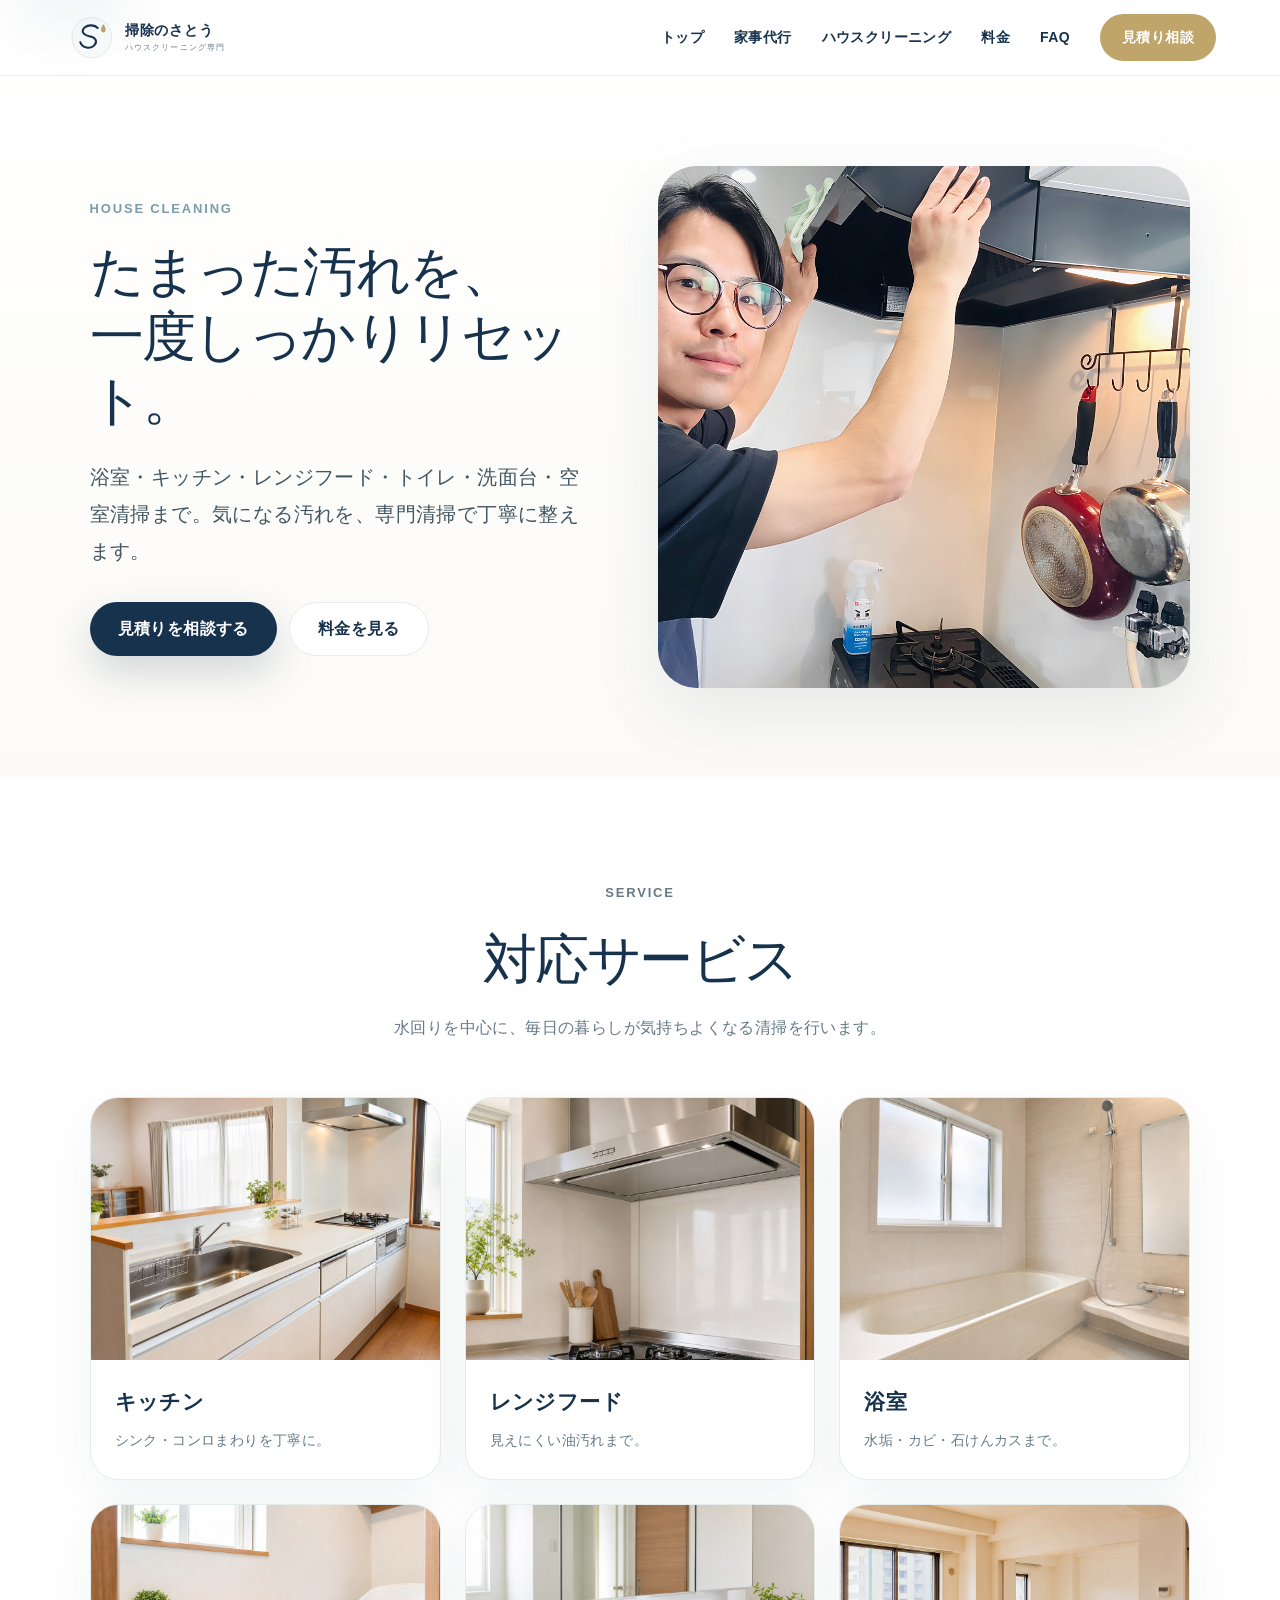
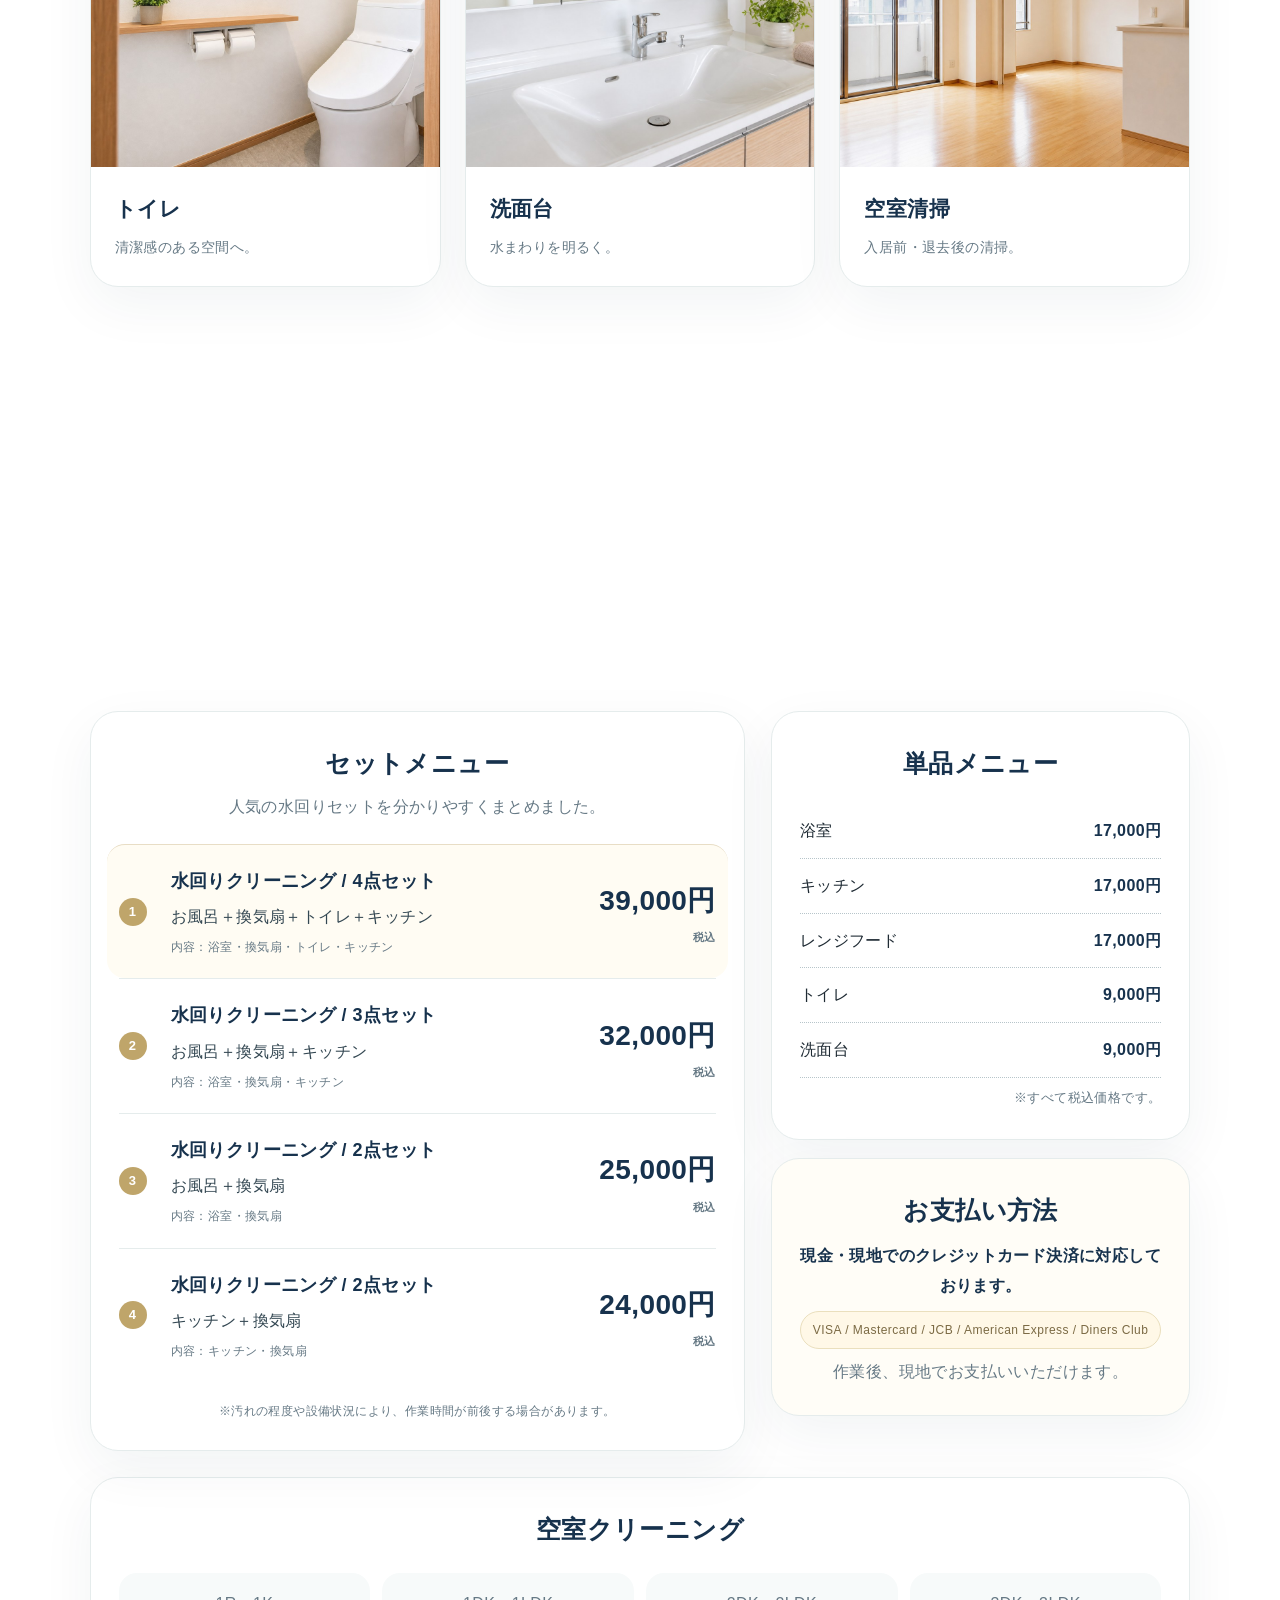
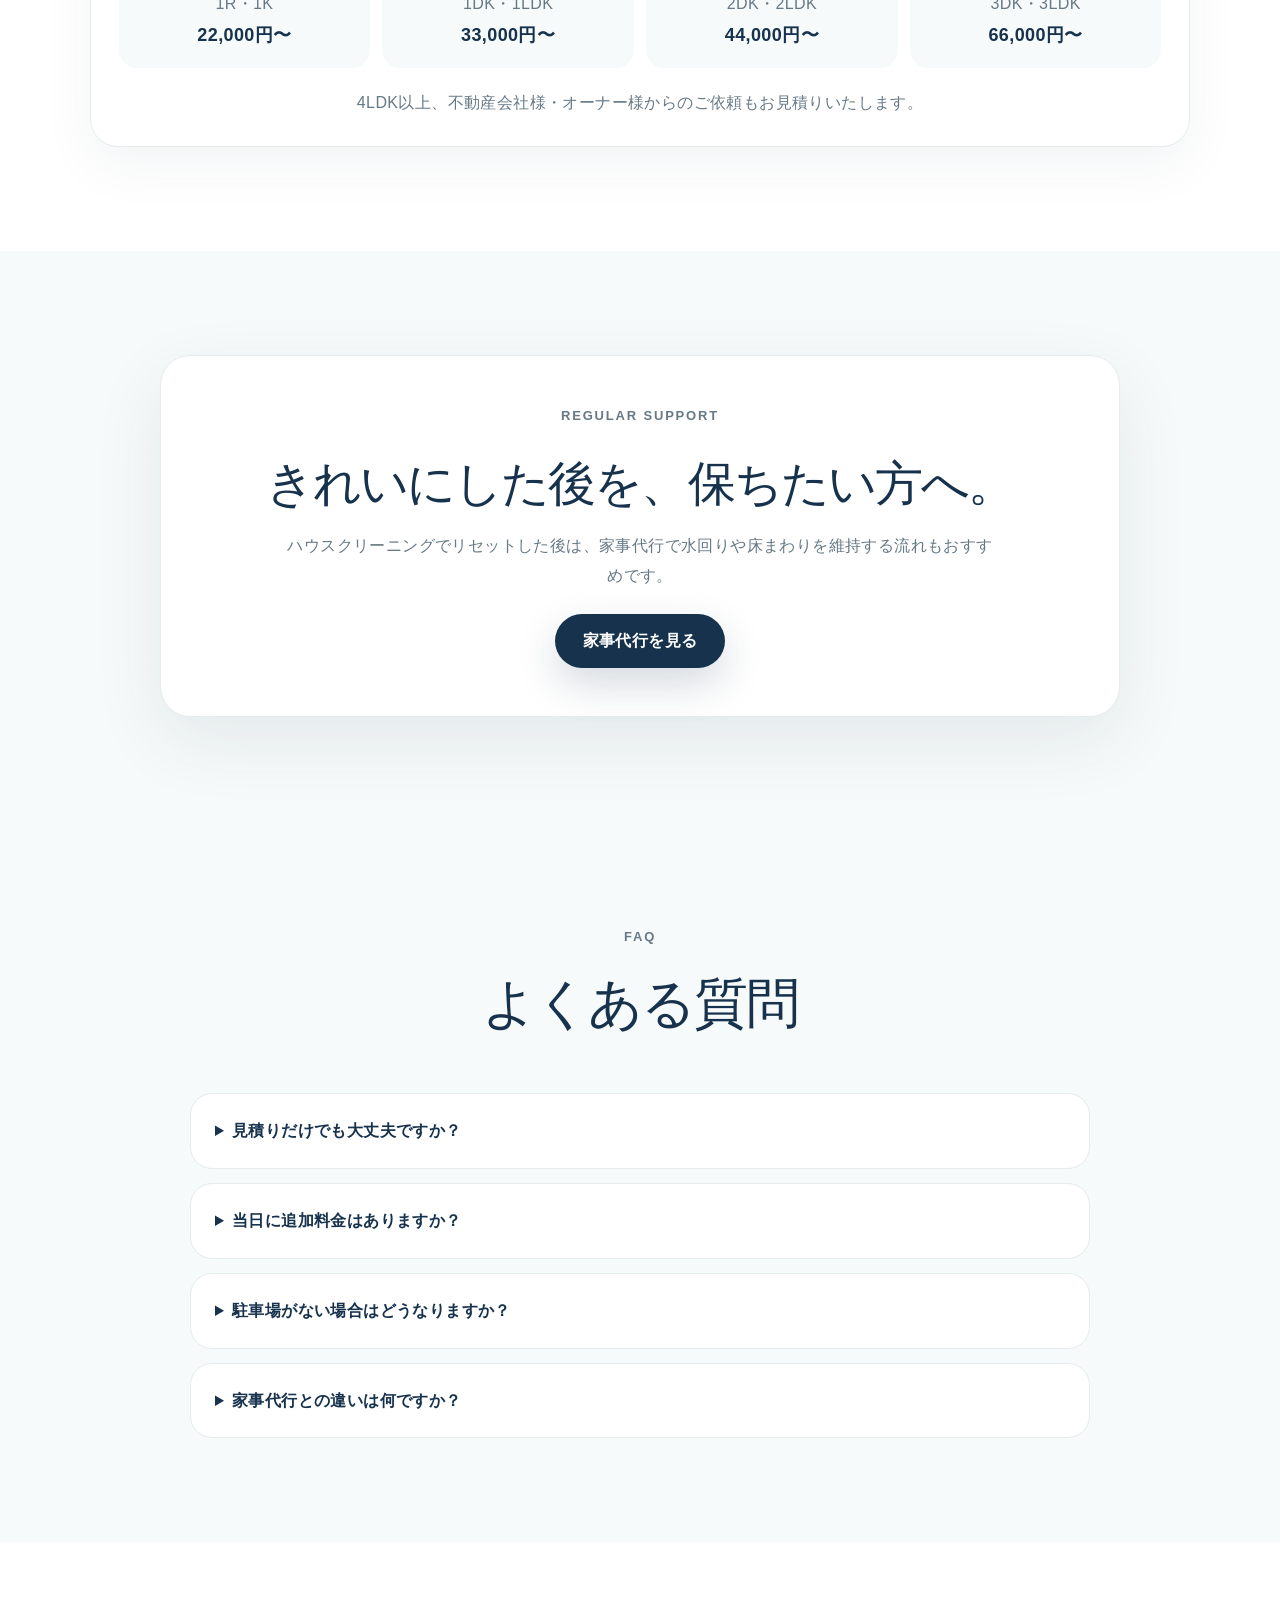
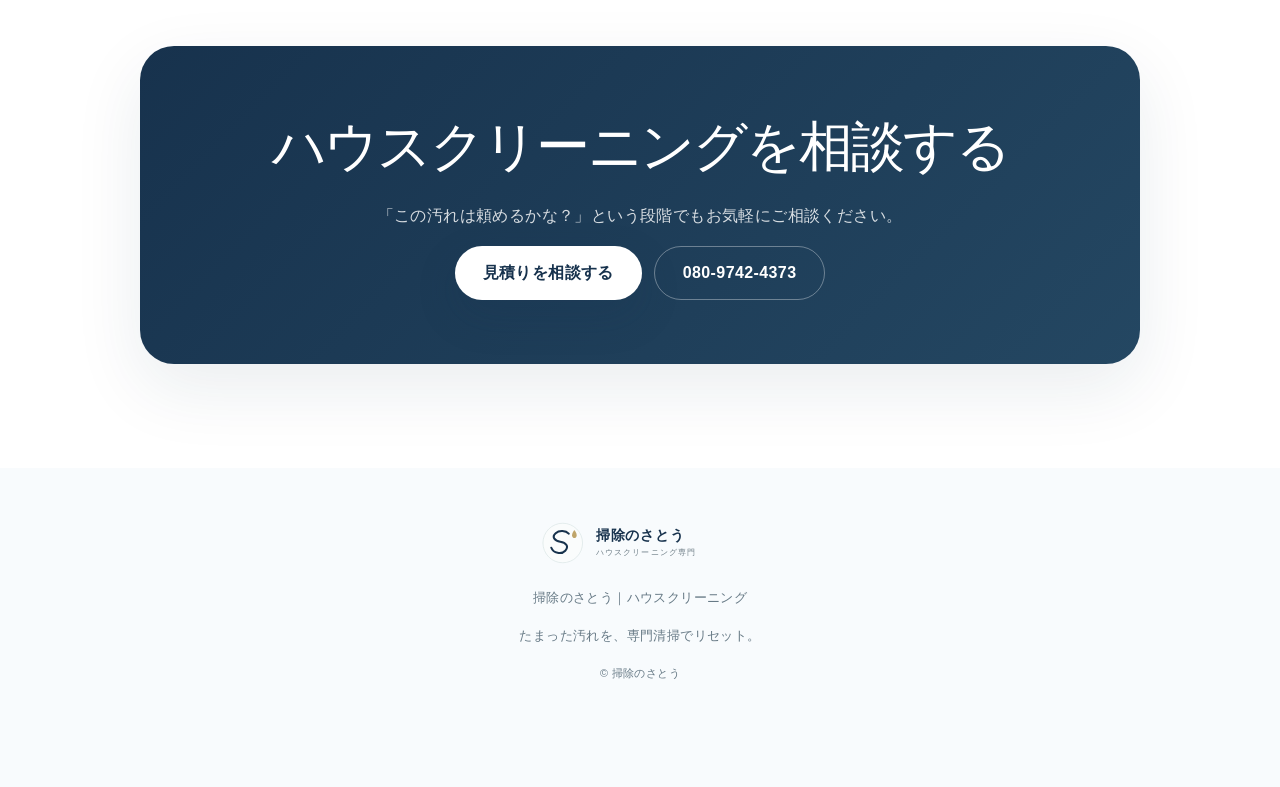
<file: cleaning.html>
<!doctype html>
<html class="no-js" lang="ja">
<head>
  <meta charset="utf-8">
  <meta name="viewport" content="width=device-width, initial-scale=1, viewport-fit=cover">
  <title>ハウスクリーニング｜掃除のさとう</title>
  <meta name="description" content="東大阪市を拠点に大阪府内を中心に対応する掃除のさとうのハウスクリーニング。浴室、キッチン、レンジフード、トイレ、洗面台、空室清掃に対応。公式サイトからお見積りできます。">
  <meta name="theme-color" content="#17324D">
  <meta property="og:type" content="website">
  <meta property="og:locale" content="ja_JP">
  <meta property="og:site_name" content="掃除のさとう">
  <meta property="og:title" content="ハウスクリーニング｜掃除のさとう">
  <meta property="og:description" content="水回り・レンジフード・空室清掃まで、たまった汚れを専門清掃で整えます。">
  <meta property="og:url" content="https://norisatou0-deep.github.io/souji-no-sato/cleaning.html">
  <meta property="og:image" content="https://norisatou0-deep.github.io/souji-no-sato/assets/work-hood.jpeg">
  <meta name="twitter:card" content="summary_large_image">
  <link rel="canonical" href="https://norisatou0-deep.github.io/souji-no-sato/cleaning.html">
  <link rel="icon" href="assets/logo.svg" type="image/svg+xml">
  <link rel="stylesheet" href="style.css?v=20260723-wrap3">
  <script>
    document.documentElement.classList.remove('no-js');
    document.documentElement.classList.add('js');
  </script>
</head>
<body>
<a class="skip-link" href="#top">本文へ移動</a>
<header class="site-header">
  <a class="brand" href="index.html"><img src="assets/logo.svg" alt="掃除のさとう"></a>
  <button class="menu-button" type="button" aria-label="メニューを開く" aria-controls="site-nav" aria-expanded="false"><span aria-hidden="true"></span><span aria-hidden="true"></span></button>
  <nav class="nav" id="site-nav" aria-label="サイト内メニュー">
    <a href="index.html">トップ</a>
    <a href="housekeeping.html">家事代行</a>
    <a href="cleaning.html">ハウスクリーニング</a>
    <a href="#price">料金</a>
    <a href="#faq">FAQ</a>
    <a class="nav-cta" href="https://forms.gle/PF4ynjadxf1Uwvu38" target="_blank" rel="noopener noreferrer">見積り相談</a>
  </nav>
</header>

<main id="top">
<section class="subpage-hero">
  <div class="subpage-copy reveal">
    <p class="eyebrow">HOUSE CLEANING</p>
    <h1>たまった汚れを、<br>一度しっかりリセット。</h1>
    <p class="lead">浴室・キッチン・レンジフード・トイレ・洗面台・空室清掃まで。気になる汚れを、専門清掃で丁寧に整えます。</p>
    <div class="actions">
      <a class="button primary" href="https://forms.gle/PF4ynjadxf1Uwvu38" target="_blank" rel="noopener noreferrer">見積りを相談する</a>
      <a class="button secondary" href="#price">料金を見る</a>
    </div>
  </div>
  <div class="subpage-photo reveal">
    <img src="assets/work-hood.jpeg" alt="レンジフードを清掃している作業風景" width="1333" height="1000">
  </div>
</section>

<section class="section service" id="service">
  <div class="section-heading reveal">
    <p class="eyebrow">SERVICE</p>
    <h2>対応サービス</h2>
    <p>水回りを中心に、毎日の暮らしが気持ちよくなる清掃を行います。</p>
  </div>
  <div class="service-grid">
    <article class="service-card reveal"><img src="assets/service-kitchen-clean-v3.jpg" alt="キッチンクリーニング" width="1200" height="800" loading="lazy"><div><h3>キッチン</h3><p>シンク・コンロまわりを丁寧に。</p></div></article>
    <article class="service-card reveal"><img src="assets/service-hood-clean-v3.jpg" alt="レンジフードクリーニング" width="1200" height="800" loading="lazy"><div><h3>レンジフード</h3><p>見えにくい油汚れまで。</p></div></article>
    <article class="service-card reveal"><img src="assets/service-bath-clean-v3.jpg" alt="浴室クリーニング" width="1200" height="800" loading="lazy"><div><h3>浴室</h3><p>水垢・カビ・石けんカスまで。</p></div></article>
    <article class="service-card reveal"><img src="assets/service-toilet-clean-v3.jpg" alt="トイレクリーニング" width="1200" height="800" loading="lazy"><div><h3>トイレ</h3><p>清潔感のある空間へ。</p></div></article>
    <article class="service-card reveal"><img src="assets/service-wash-clean-v3.jpg" alt="洗面台クリーニング" width="1200" height="800" loading="lazy"><div><h3>洗面台</h3><p>水まわりを明るく。</p></div></article>
    <article class="service-card reveal"><img src="assets/service-vacant-clean-v3.jpg" alt="空室クリーニング" width="1200" height="800" loading="lazy"><div><h3>空室清掃</h3><p>入居前・退去後の清掃。</p></div></article>
  </div>
</section>

<section class="section price" id="price">
  <div class="section-heading reveal">
    <p class="eyebrow">PRICE</p>
    <h2>ハウスクリーニング料金</h2>
    <p><strong>公式サイト受付。</strong> 内容を確認し、事前に料金をご案内します。</p>
  </div>
  <div class="price-columns">
    <div class="set-menu reveal">
      <h3>セットメニュー</h3>
      <p class="sub">人気の水回りセットを分かりやすくまとめました。</p>
      <div class="set-row popular"><div class="rank">1</div><div class="set-main"><h4>水回りクリーニング / 4点セット</h4><p>お風呂＋換気扇＋トイレ＋キッチン</p><small>内容：浴室・換気扇・トイレ・キッチン</small></div><strong>39,000円<span>税込</span></strong></div>
      <div class="set-row"><div class="rank">2</div><div class="set-main"><h4>水回りクリーニング / 3点セット</h4><p>お風呂＋換気扇＋キッチン</p><small>内容：浴室・換気扇・キッチン</small></div><strong>32,000円<span>税込</span></strong></div>
      <div class="set-row"><div class="rank">3</div><div class="set-main"><h4>水回りクリーニング / 2点セット</h4><p>お風呂＋換気扇</p><small>内容：浴室・換気扇</small></div><strong>25,000円<span>税込</span></strong></div>
      <div class="set-row"><div class="rank">4</div><div class="set-main"><h4>水回りクリーニング / 2点セット</h4><p>キッチン＋換気扇</p><small>内容：キッチン・換気扇</small></div><strong>24,000円<span>税込</span></strong></div>
      <p class="caution">※汚れの程度や設備状況により、作業時間が前後する場合があります。</p>
    </div>
    <aside class="side-price reveal">
      <div class="single-menu">
        <h3>単品メニュー</h3>
        <dl>
          <div><dt>浴室</dt><dd>17,000円</dd></div>
          <div><dt>キッチン</dt><dd>17,000円</dd></div>
          <div><dt>レンジフード</dt><dd>17,000円</dd></div>
          <div><dt>トイレ</dt><dd>9,000円</dd></div>
          <div><dt>洗面台</dt><dd>9,000円</dd></div>
        </dl>
        <small>※すべて税込価格です。</small>
      </div>
      <div class="payment">
        <h3>お支払い方法</h3>
        <p><strong>現金・現地でのクレジットカード決済に対応しております。</strong></p>
        <p class="card-brands">VISA / Mastercard / JCB / American Express / Diners Club</p>
        <p>作業後、現地でお支払いいただけます。</p>
      </div>
    </aside>
  </div>
  <div class="vacant reveal">
    <h3>空室クリーニング</h3>
    <div>
      <span>1R・1K <strong>22,000円〜</strong></span>
      <span>1DK・1LDK <strong>33,000円〜</strong></span>
      <span>2DK・2LDK <strong>44,000円〜</strong></span>
      <span>3DK・3LDK <strong>66,000円〜</strong></span>
    </div>
    <p>4LDK以上、不動産会社様・オーナー様からのご依頼もお見積りいたします。</p>
  </div>
</section>

<section class="section cross-link">
  <div class="cross-card reveal">
    <p class="eyebrow">REGULAR SUPPORT</p>
    <h2>きれいにした後を、保ちたい方へ。</h2>
    <p>ハウスクリーニングでリセットした後は、家事代行で水回りや床まわりを維持する流れもおすすめです。</p>
    <a class="button primary" href="housekeeping.html">家事代行を見る</a>
  </div>
</section>

<section class="section faq" id="faq">
  <div class="section-heading reveal">
    <p class="eyebrow">FAQ</p>
    <h2>よくある質問</h2>
  </div>
  <div class="faq-list reveal">
    <details><summary>見積りだけでも大丈夫ですか？</summary><p>はい。ご相談だけでも大丈夫です。内容を確認し、無料でお見積りいたします。</p></details>
    <details><summary>当日に追加料金はありますか？</summary><p>追加作業をご希望の場合は、事前に料金をご案内します。</p></details>
    <details><summary>駐車場がない場合はどうなりますか？</summary><p>近隣のコインパーキングを利用する場合があります。駐車場代が必要な場合は事前にご相談いたします。</p></details>
    <details><summary>家事代行との違いは何ですか？</summary><p>ハウスクリーニングは、たまった汚れを専門清掃で落とすサービスです。日常的な掃除の維持には家事代行をご利用ください。</p></details>
  </div>
</section>

<section class="section contact" id="contact">
  <div class="contact-card reveal">
    <h2>ハウスクリーニングを相談する</h2>
    <p>「この汚れは頼めるかな？」という段階でもお気軽にご相談ください。</p>
    <div class="actions center">
      <a class="button primary light" href="https://forms.gle/PF4ynjadxf1Uwvu38" target="_blank" rel="noopener noreferrer">見積りを相談する</a>
      <a class="button secondary dark" href="tel:08097424373">080-9742-4373</a>
    </div>
  </div>
</section>
</main>

<footer>
  <img src="assets/logo.svg" alt="掃除のさとう">
  <p>掃除のさとう｜ハウスクリーニング</p>
  <p>たまった汚れを、専門清掃でリセット。</p>
  <small>© 掃除のさとう</small>
</footer>

<div class="fixed-cta">
  <a href="tel:08097424373" aria-label="掃除のさとうへ電話する">電話</a>
  <a href="https://forms.gle/PF4ynjadxf1Uwvu38" target="_blank" rel="noopener noreferrer" aria-label="ハウスクリーニングを相談する">相談する</a>
</div>
<script src="script.js"></script>
</body>
</html>
</file>
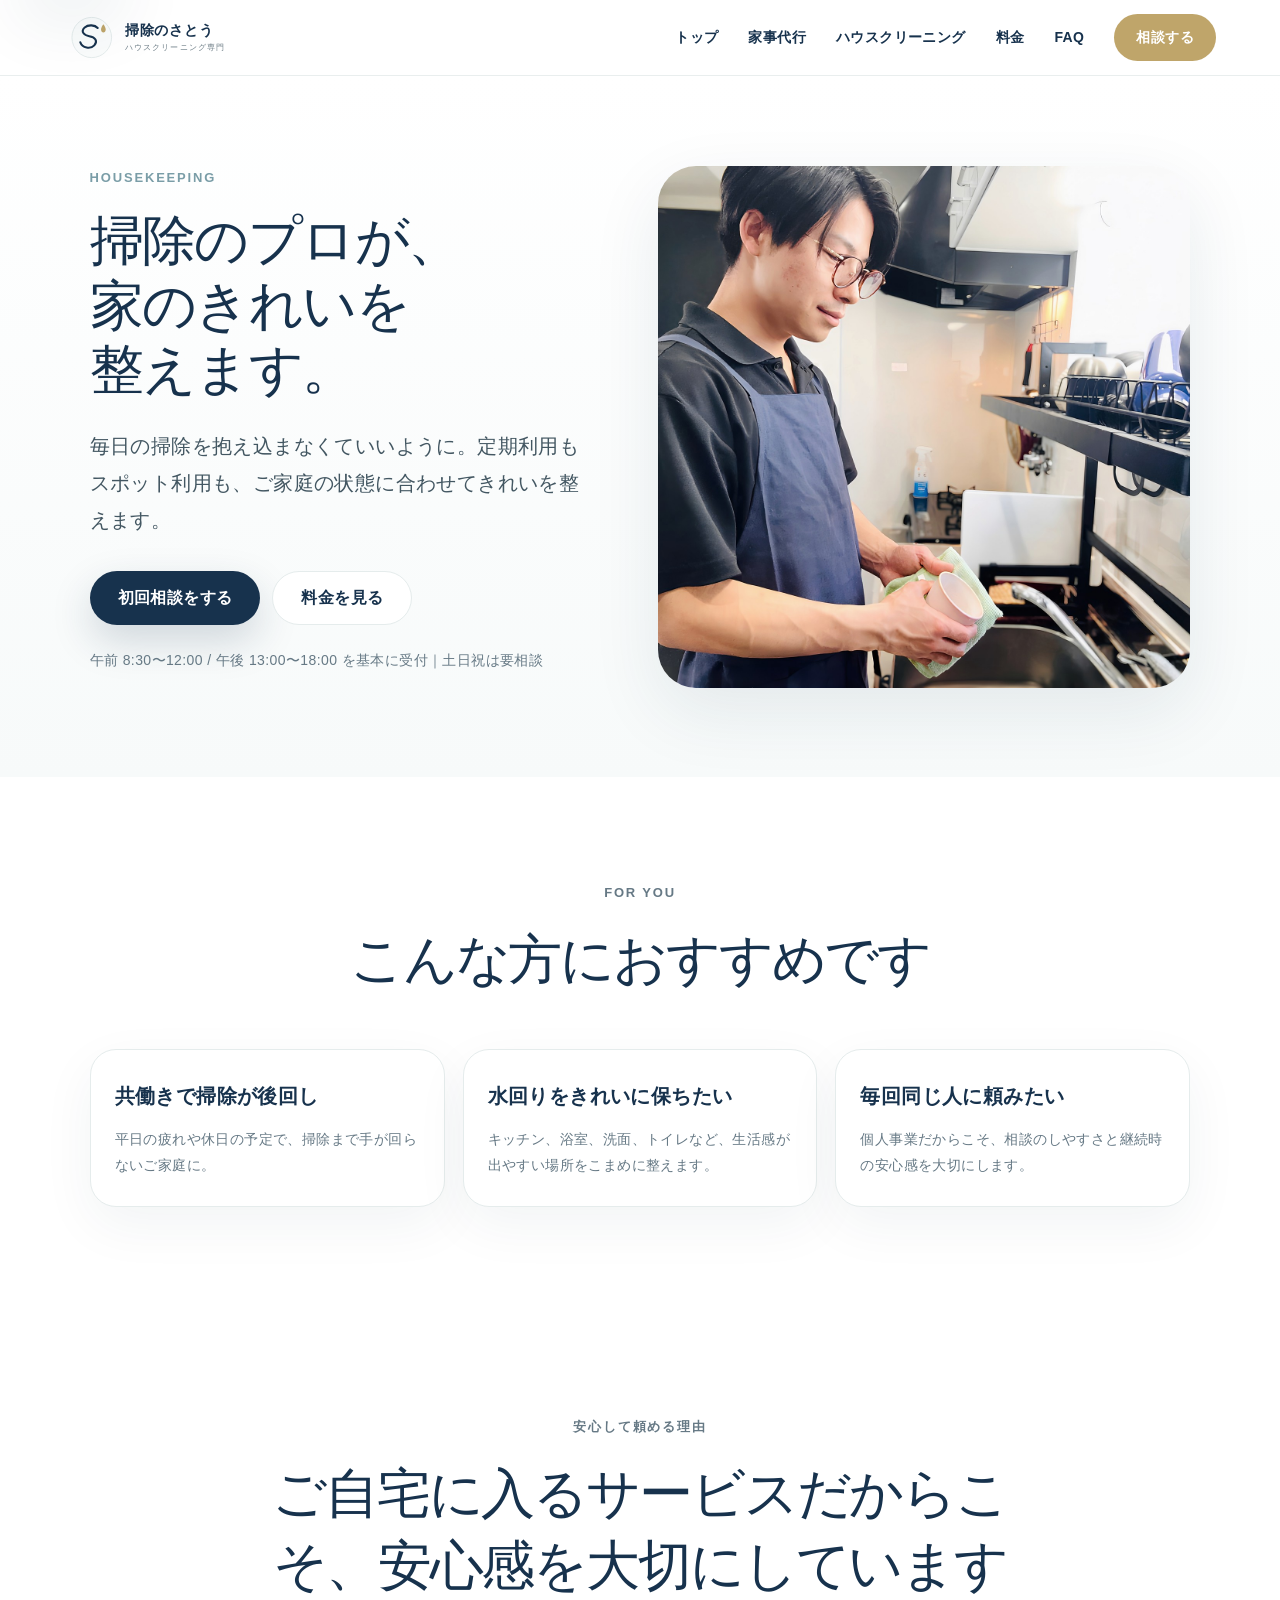
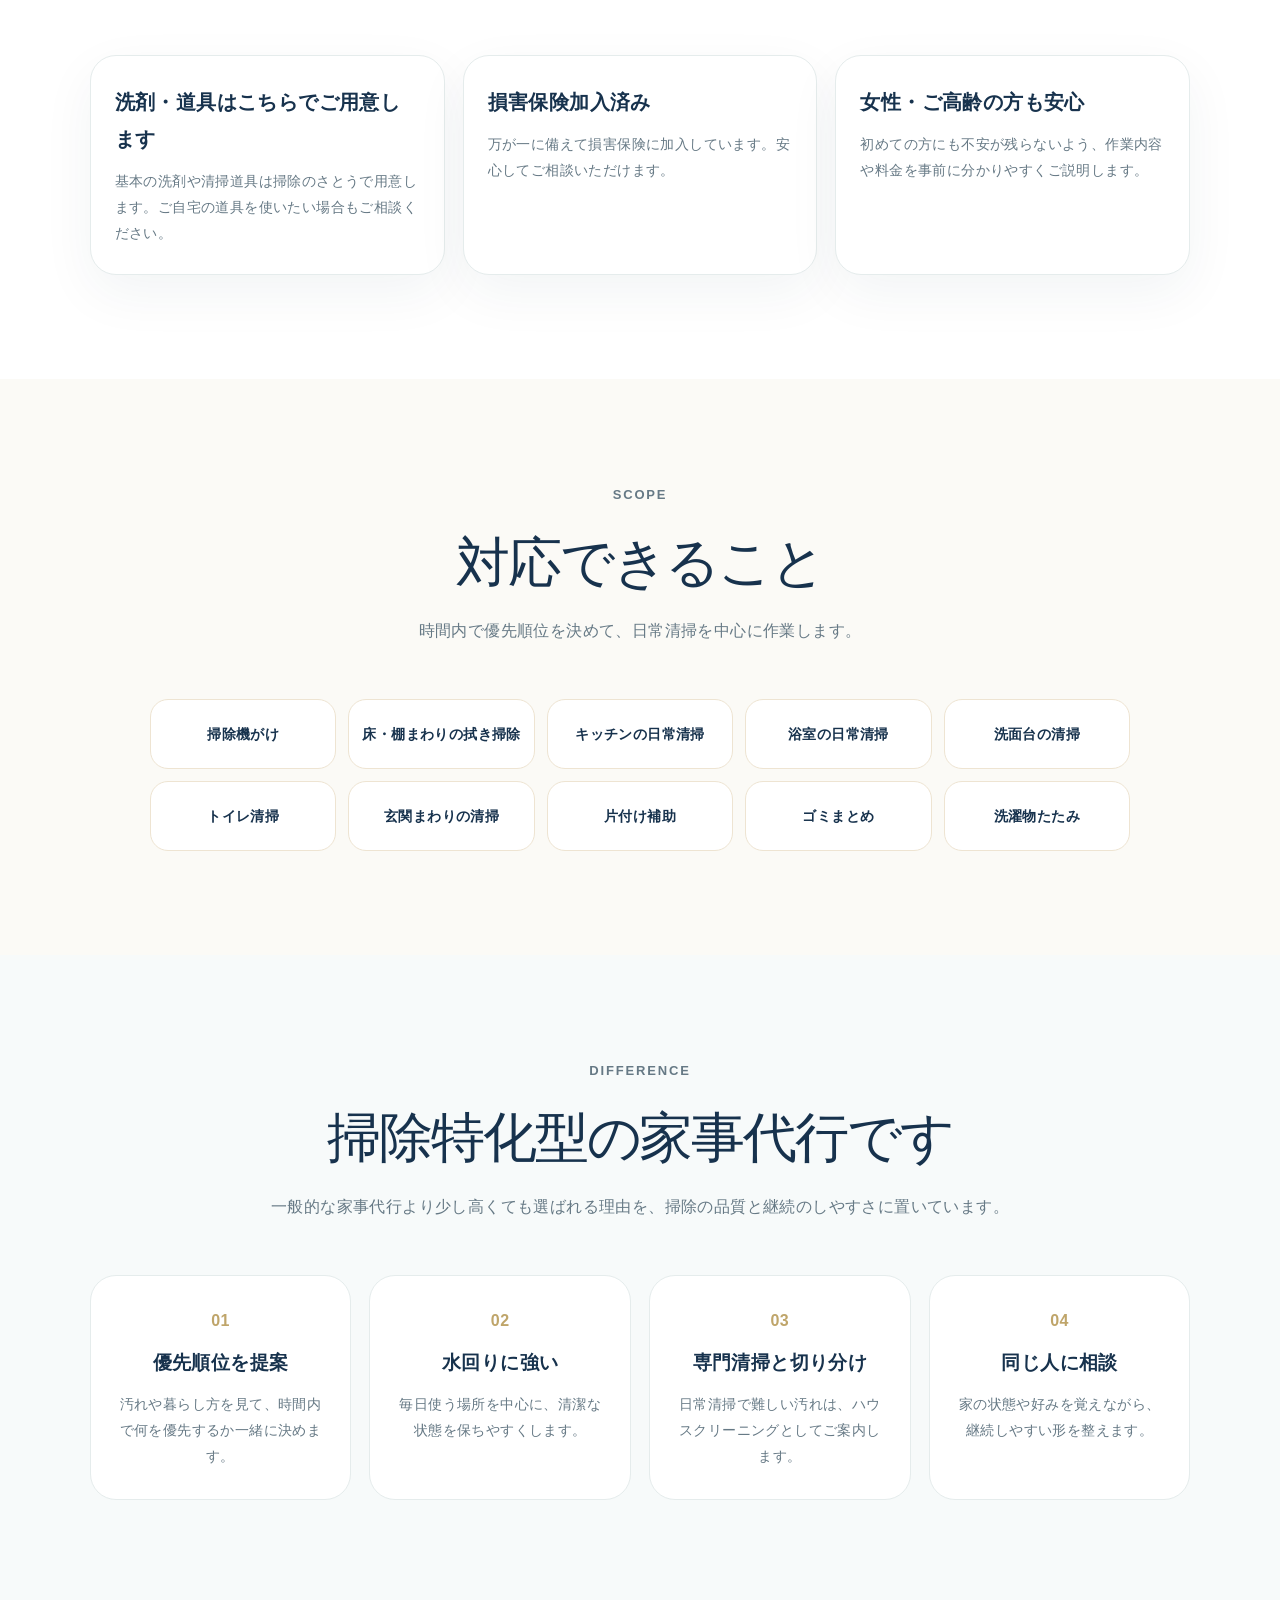
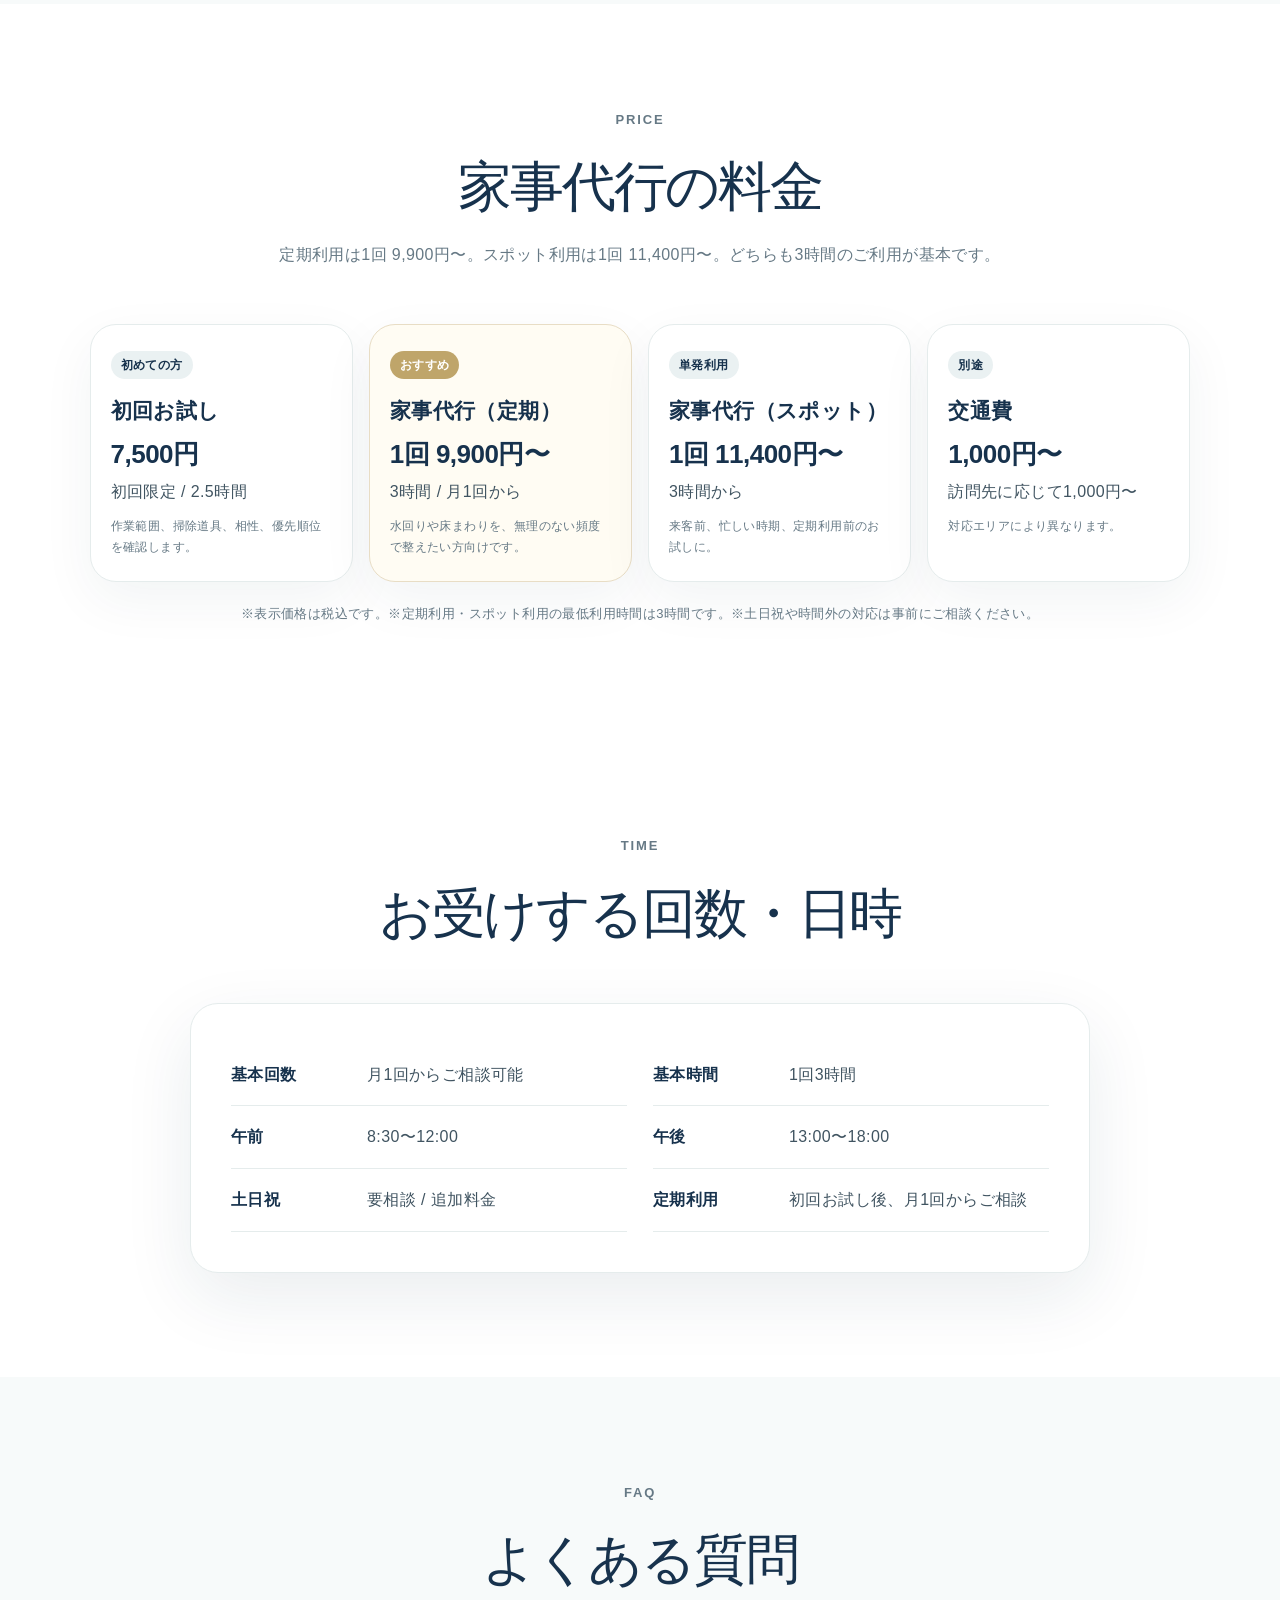
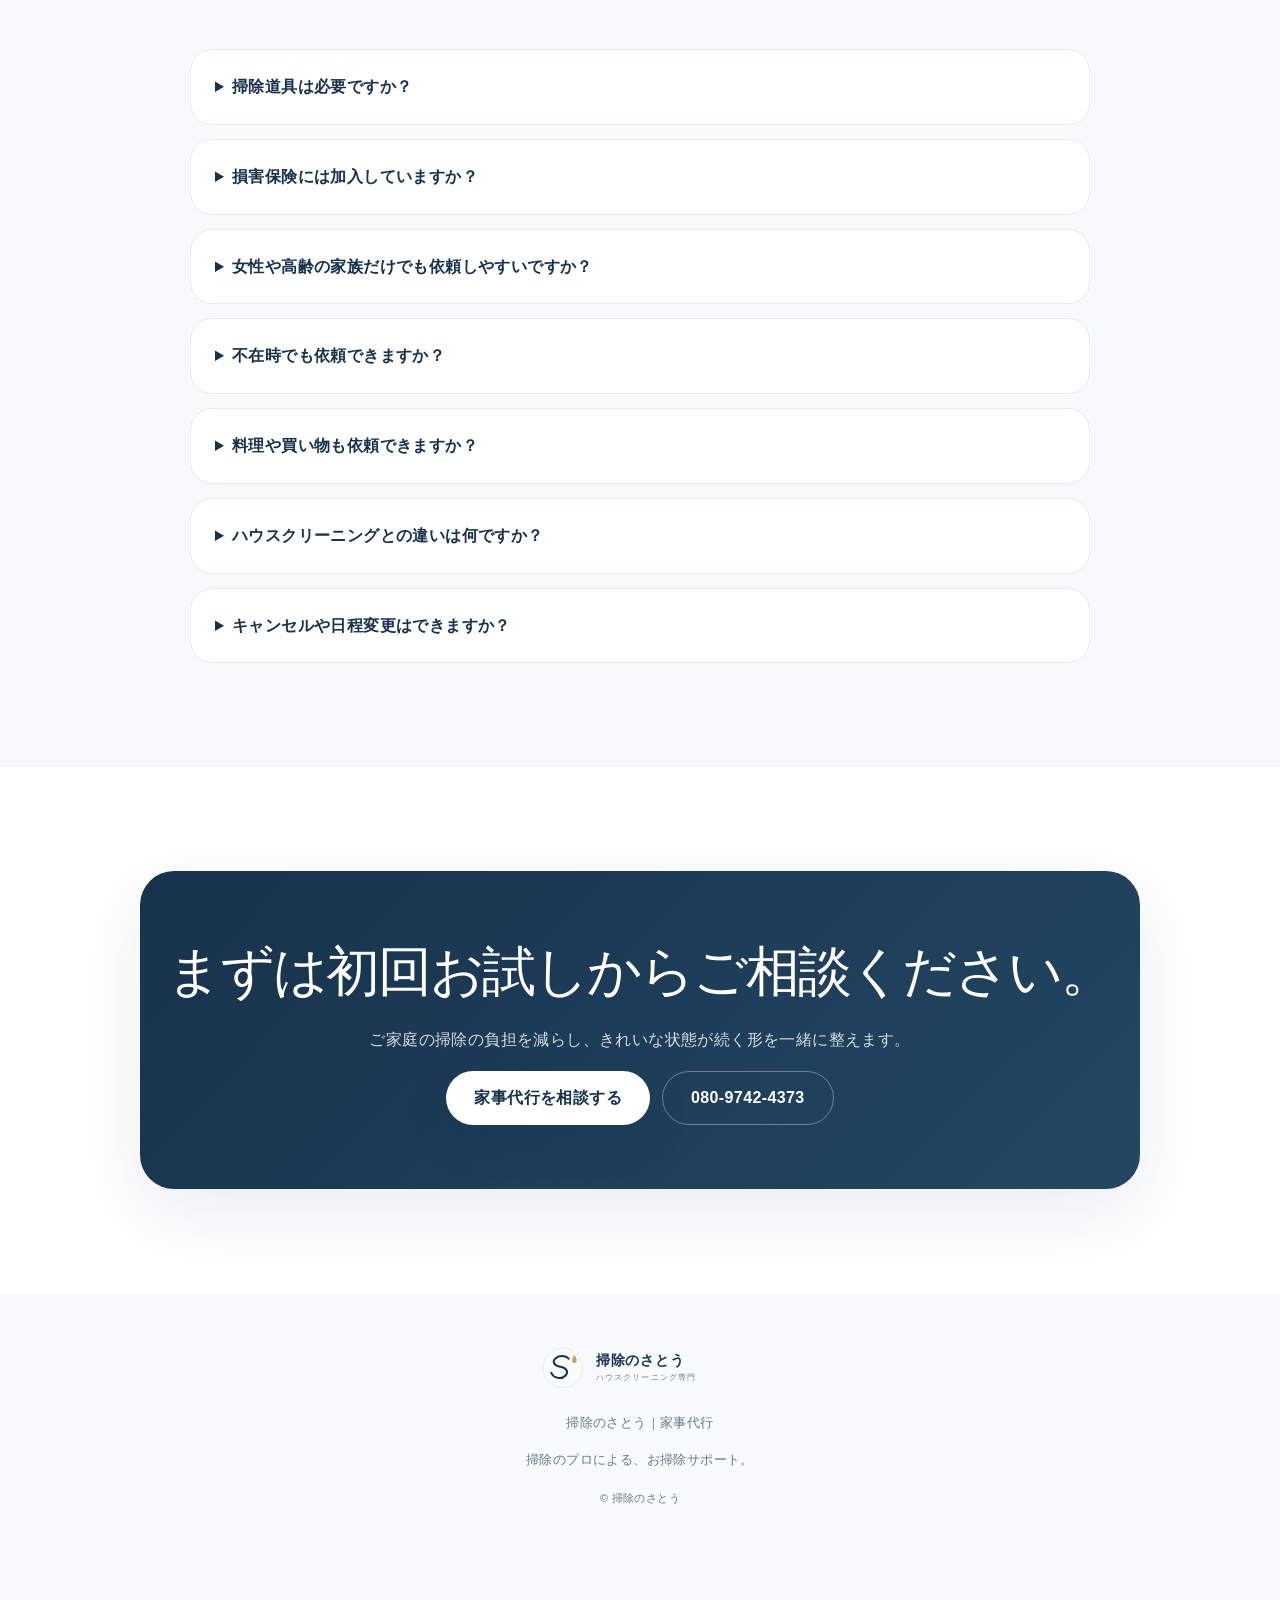
<file: housekeeping.html>
<!doctype html>
<html class="no-js" lang="ja">
<head>
  <meta charset="utf-8">
  <meta name="viewport" content="width=device-width, initial-scale=1, viewport-fit=cover">
  <title>家事代行・掃除代行｜掃除のさとう</title>
  <meta name="description" content="掃除のさとうの家事代行。東大阪市を拠点に大阪府内を中心に、掃除のプロが月1回からのお掃除サポートを行います。水回り、床、キッチン、片付け補助など公式サイトから直接相談できます。">
  <meta name="theme-color" content="#17324D">
  <meta property="og:type" content="website">
  <meta property="og:locale" content="ja_JP">
  <meta property="og:site_name" content="掃除のさとう">
  <meta property="og:title" content="家事代行・掃除代行｜掃除のさとう">
  <meta property="og:description" content="掃除のプロによる、月1回からのお掃除サポート。公式サイトから直接ご相談ください。">
  <meta property="og:url" content="https://norisatou0-deep.github.io/souji-no-sato/housekeeping.html">
  <meta property="og:image" content="https://norisatou0-deep.github.io/souji-no-sato/assets/hero-cup.jpeg">
  <meta name="twitter:card" content="summary_large_image">
  <link rel="canonical" href="https://norisatou0-deep.github.io/souji-no-sato/housekeeping.html">
  <link rel="icon" href="assets/logo.svg" type="image/svg+xml">
  <link rel="stylesheet" href="style.css?v=20260723-wrap3">
  <script>
    document.documentElement.classList.remove('no-js');
    document.documentElement.classList.add('js');
  </script>
  <script type="application/ld+json">
    {
      "@context": "https://schema.org",
      "@type": "Service",
      "name": "家事代行",
      "provider": {
        "@type": "LocalBusiness",
        "name": "掃除のさとう",
        "telephone": "+81-80-9742-4373",
        "areaServed": ["東大阪市", "大阪府"]
      },
      "serviceType": "家事代行・掃除代行",
      "description": "掃除のプロによるお掃除サポート。月1回からの定期利用・スポット利用に対応します。"
    }
  </script>
</head>
<body>
<a class="skip-link" href="#top">本文へ移動</a>
<header class="site-header">
  <a class="brand" href="index.html"><img src="assets/logo.svg" alt="掃除のさとう"></a>
  <button class="menu-button" type="button" aria-label="メニューを開く" aria-controls="site-nav" aria-expanded="false"><span aria-hidden="true"></span><span aria-hidden="true"></span></button>
  <nav class="nav" id="site-nav" aria-label="サイト内メニュー">
    <a href="index.html">トップ</a>
    <a href="housekeeping.html">家事代行</a>
    <a href="cleaning.html">ハウスクリーニング</a>
    <a href="#price">料金</a>
    <a href="#faq">FAQ</a>
    <a class="nav-cta" href="https://forms.gle/PF4ynjadxf1Uwvu38" target="_blank" rel="noopener noreferrer">相談する</a>
  </nav>
</header>

<main id="top">
<section class="subpage-hero housekeeping-hero">
  <div class="subpage-copy reveal">
    <p class="eyebrow">HOUSEKEEPING</p>
    <h1>掃除のプロが、<br>家のきれいを<br>整えます。</h1>
    <p class="lead">毎日の掃除を抱え込まなくていいように。定期利用もスポット利用も、ご家庭の状態に合わせてきれいを整えます。</p>
    <div class="actions">
      <a class="button primary" href="https://forms.gle/PF4ynjadxf1Uwvu38" target="_blank" rel="noopener noreferrer">初回相談をする</a>
      <a class="button secondary" href="#price">料金を見る</a>
    </div>
    <p class="small-note">午前 8:30〜12:00 / 午後 13:00〜18:00 を基本に受付｜土日祝は要相談</p>
  </div>
  <div class="subpage-photo reveal">
    <img src="assets/hero-cup.jpeg" alt="キッチンでコップを拭いている作業風景" width="1800" height="1350">
  </div>
</section>

<section class="section">
  <div class="section-heading reveal">
    <p class="eyebrow">FOR YOU</p>
    <h2>こんな方におすすめです</h2>
  </div>
  <div class="points-grid">
    <article class="point-card reveal"><h3>共働きで掃除が後回し</h3><p>平日の疲れや休日の予定で、掃除まで手が回らないご家庭に。</p></article>
    <article class="point-card reveal"><h3>水回りをきれいに保ちたい</h3><p>キッチン、浴室、洗面、トイレなど、生活感が出やすい場所をこまめに整えます。</p></article>
    <article class="point-card reveal"><h3>毎回同じ人に頼みたい</h3><p>個人事業だからこそ、相談のしやすさと継続時の安心感を大切にします。</p></article>
  </div>
</section>

<section class="section assurance-section">
  <div class="section-heading reveal">
    <p class="eyebrow">安心して頼める理由</p>
    <h2>ご自宅に入るサービスだからこそ、安心感を大切にしています</h2>
  </div>
  <div class="points-grid">
    <article class="point-card reveal"><h3>洗剤・道具はこちらでご用意します</h3><p>基本の洗剤や清掃道具は掃除のさとうで用意します。ご自宅の道具を使いたい場合もご相談ください。</p></article>
    <article class="point-card reveal"><h3>損害保険加入済み</h3><p>万が一に備えて損害保険に加入しています。安心してご相談いただけます。</p></article>
    <article class="point-card reveal"><h3>女性・ご高齢の方も安心</h3><p>初めての方にも不安が残らないよう、作業内容や料金を事前に分かりやすくご説明します。</p></article>
  </div>
</section>

<section class="section scope-section">
  <div class="section-heading reveal">
    <p class="eyebrow">SCOPE</p>
    <h2>対応できること</h2>
    <p>時間内で優先順位を決めて、日常清掃を中心に作業します。</p>
  </div>
  <div class="scope-grid">
    <span>掃除機がけ</span>
    <span>床・棚まわりの拭き掃除</span>
    <span>キッチンの日常清掃</span>
    <span>浴室の日常清掃</span>
    <span>洗面台の清掃</span>
    <span>トイレ清掃</span>
    <span>玄関まわりの清掃</span>
    <span>片付け補助</span>
    <span>ゴミまとめ</span>
    <span>洗濯物たたみ</span>
  </div>
</section>

<section class="section reason">
  <div class="section-heading reveal">
    <p class="eyebrow">DIFFERENCE</p>
    <h2>掃除特化型の家事代行です</h2>
    <p>一般的な家事代行より少し高くても選ばれる理由を、掃除の品質と継続のしやすさに置いています。</p>
  </div>
  <div class="reason-grid">
    <article class="reveal"><span>01</span><h3>優先順位を提案</h3><p>汚れや暮らし方を見て、時間内で何を優先するか一緒に決めます。</p></article>
    <article class="reveal"><span>02</span><h3>水回りに強い</h3><p>毎日使う場所を中心に、清潔な状態を保ちやすくします。</p></article>
    <article class="reveal"><span>03</span><h3>専門清掃と切り分け</h3><p>日常清掃で難しい汚れは、ハウスクリーニングとしてご案内します。</p></article>
    <article class="reveal"><span>04</span><h3>同じ人に相談</h3><p>家の状態や好みを覚えながら、継続しやすい形を整えます。</p></article>
  </div>
</section>

<section class="section price" id="price">
  <div class="section-heading reveal">
    <p class="eyebrow">PRICE</p>
    <h2>家事代行の料金</h2>
    <p>定期利用は<span class="nowrap">1回 9,900円〜</span>。スポット利用は<span class="nowrap">1回 11,400円〜</span>。どちらも<span class="nowrap">3時間のご利用</span>が基本です。</p>
  </div>
  <div class="plan-grid">
    <article class="plan-card reveal">
      <span>初めての方</span>
      <h3>初回お試し</h3>
      <p class="plan-price">7,500円</p>
      <p>初回限定 / 2.5時間</p>
      <small>作業範囲、掃除道具、相性、優先順位を確認します。</small>
    </article>
    <article class="plan-card featured reveal">
      <span>おすすめ</span>
      <h3>家事代行（定期）</h3>
      <p class="plan-price">1回 9,900円〜</p>
      <p>3時間 / 月1回から</p>
      <small>水回りや床まわりを、無理のない頻度で整えたい方向けです。</small>
    </article>
    <article class="plan-card reveal">
      <span>単発利用</span>
      <h3>家事代行（スポット）</h3>
      <p class="plan-price">1回 11,400円〜</p>
      <p>3時間から</p>
      <small>来客前、忙しい時期、定期利用前のお試しに。</small>
    </article>
    <article class="plan-card reveal">
      <span>別途</span>
      <h3>交通費</h3>
      <p class="plan-price">1,000円〜</p>
      <p>訪問先に応じて1,000円〜</p>
      <small>対応エリアにより異なります。</small>
    </article>
  </div>
  <p class="price-note reveal">※表示価格は税込です。※定期利用・スポット利用の最低利用時間は3時間です。※土日祝や時間外の対応は事前にご相談ください。</p>
</section>

<section class="section">
  <div class="section-heading reveal">
    <p class="eyebrow">TIME</p>
    <h2>お受けする回数・日時</h2>
  </div>
  <div class="schedule-card reveal">
    <dl>
      <div><dt>基本回数</dt><dd>月1回からご相談可能</dd></div>
      <div><dt>基本時間</dt><dd>1回3時間</dd></div>
      <div><dt>午前</dt><dd>8:30〜12:00</dd></div>
      <div><dt>午後</dt><dd>13:00〜18:00</dd></div>
      <div><dt>土日祝</dt><dd>要相談 / 追加料金</dd></div>
      <div><dt>定期利用</dt><dd>初回お試し後、月1回からご相談</dd></div>
    </dl>
  </div>
</section>

<section class="section faq" id="faq">
  <div class="section-heading reveal">
    <p class="eyebrow">FAQ</p>
    <h2>よくある質問</h2>
  </div>
  <div class="faq-list reveal">
    <details><summary>掃除道具は必要ですか？</summary><p>洗剤・道具はこちらでご用意します。ご自宅の道具や洗剤を使いたい場合もご相談ください。</p></details>
    <details><summary>損害保険には加入していますか？</summary><p>はい。万が一に備えて損害保険に加入しています。</p></details>
    <details><summary>女性や高齢の家族だけでも依頼しやすいですか？</summary><p>はい。女性・ご高齢の方にも安心してご相談いただけるよう、作業内容や料金を事前に分かりやすくご説明します。</p></details>
    <details><summary>不在時でも依頼できますか？</summary><p>継続利用の中で、鍵の管理方法や連絡方法を確認したうえでご相談可能です。</p></details>
    <details><summary>料理や買い物も依頼できますか？</summary><p>掃除を中心とした家事代行です。料理や買い物は基本対応外とし、掃除品質を優先しています。</p></details>
    <details><summary>ハウスクリーニングとの違いは何ですか？</summary><p>家事代行は日常清掃を継続してきれいな状態を保つサービスです。分解洗浄や強い汚れ落としはハウスクリーニングとして別途ご案内します。</p></details>
    <details><summary>キャンセルや日程変更はできますか？</summary><p>可能です。できるだけ早めにご連絡ください。直前キャンセルはキャンセル料をご相談する場合があります。</p></details>
  </div>
</section>

<section class="section contact" id="contact">
  <div class="contact-card reveal">
    <h2>まずは初回お試しからご相談ください。</h2>
    <p>ご家庭の掃除の負担を減らし、きれいな状態が続く形を一緒に整えます。</p>
    <div class="actions center">
      <a class="button primary light" href="https://forms.gle/PF4ynjadxf1Uwvu38" target="_blank" rel="noopener noreferrer">家事代行を相談する</a>
      <a class="button secondary dark" href="tel:08097424373">080-9742-4373</a>
    </div>
  </div>
</section>
</main>

<footer>
  <img src="assets/logo.svg" alt="掃除のさとう">
  <p>掃除のさとう｜家事代行</p>
  <p>掃除のプロによる、お掃除サポート。</p>
  <small>© 掃除のさとう</small>
</footer>

<div class="fixed-cta">
  <a href="tel:08097424373" aria-label="掃除のさとうへ電話する">電話</a>
  <a href="https://forms.gle/PF4ynjadxf1Uwvu38" target="_blank" rel="noopener noreferrer" aria-label="家事代行を相談する">相談する</a>
</div>
<script src="script.js"></script>
</body>
</html>
</file>
<file: style.css>
@charset "UTF-8";
:root{--navy:#17324D;--gold:#BFA56A;--cream:#FBFAF6;--soft:#F7FAFA;--ink:#1f2b34;--muted:#667985;--line:#E5ECEC;--shadow:0 24px 70px rgba(23,50,77,.09)}
*{box-sizing:border-box}html{scroll-behavior:smooth;overflow-x:hidden}body{margin:0;font-family:-apple-system,BlinkMacSystemFont,"Hiragino Sans","Noto Sans JP","Yu Gothic",sans-serif;color:var(--ink);line-height:1.86;letter-spacing:.025em;background:#fff;overflow-x:hidden}img{display:block;max-width:100%;height:auto}a{text-decoration:none;color:inherit}a:focus-visible,button:focus-visible,summary:focus-visible{outline:3px solid rgba(191,165,106,.55);outline-offset:4px}.skip-link{position:fixed;left:14px;top:14px;z-index:100;transform:translateY(-140%);background:#fff;color:var(--navy);border:1px solid var(--line);border-radius:999px;padding:10px 16px;font-weight:800;box-shadow:var(--shadow)}.skip-link:focus{transform:none}
.nowrap{white-space:nowrap}.mobile-line{display:inline}
.site-header{height:76px;position:sticky;top:0;z-index:50;display:flex;align-items:center;justify-content:space-between;padding:0 clamp(18px,5vw,76px);background:rgba(255,255,255,.88);backdrop-filter:blur(20px);border-bottom:1px solid rgba(229,236,236,.85)}.brand img{width:210px}.nav{display:flex;align-items:center;gap:30px;font-weight:650;font-size:14px;color:var(--navy)}.nav-cta{padding:10px 22px;border-radius:999px;background:var(--gold);color:#fff}.menu-button{display:none}
.hero{display:grid;grid-template-columns:1.05fr .95fr;align-items:center;gap:clamp(46px,7vw,104px);padding:clamp(44px,7vw,94px) clamp(24px,7vw,112px);background:linear-gradient(180deg,#fff 0%,var(--cream) 100%)}.hero-photo img{width:100%;height:min(650px,64vh);object-fit:cover;object-position:center center;border-radius:42px;box-shadow:var(--shadow)}.eyebrow{margin:0 0 18px;color:#7A9DA7;font-weight:800;font-size:13px;letter-spacing:.14em;text-transform:uppercase}h1{margin:0 0 26px;color:var(--navy);font-size:clamp(48px,7vw,88px);font-weight:530;line-height:1.12;letter-spacing:-.05em}.lead{margin:0 0 32px;color:#435762;font-size:clamp(16px,1.8vw,20px)}.actions{display:flex;gap:12px;flex-wrap:wrap}.button{min-height:54px;padding:0 28px;border-radius:999px;display:inline-flex;align-items:center;justify-content:center;font-weight:800;transition:.22s}.button:hover{transform:translateY(-2px)}.primary{background:var(--navy);color:#fff;box-shadow:0 16px 40px rgba(23,50,77,.18)}.secondary{background:#fff;color:var(--navy);border:1px solid var(--line)}.small-note{font-size:14px;color:var(--muted);margin-top:22px}
.subpage-hero{display:grid;grid-template-columns:.96fr 1.04fr;align-items:center;gap:clamp(36px,6vw,88px);padding:clamp(44px,7vw,94px) clamp(24px,7vw,112px);background:linear-gradient(180deg,#fff 0%,var(--cream) 100%)}.subpage-hero .subpage-copy h1{font-size:clamp(36px,4.2vw,54px) !important;line-height:1.2;letter-spacing:-.03em}.housekeeping-hero{background:linear-gradient(180deg,#fff 0%,#F7FAFA 100%)}.subpage-photo img{width:100%;height:min(560px,58vh);object-fit:cover;object-position:center;border-radius:38px;box-shadow:var(--shadow)}.points-grid{display:grid;grid-template-columns:repeat(3,1fr);gap:18px}.point-card{background:#fff;border:1px solid var(--line);border-radius:26px;padding:28px 24px;box-shadow:0 18px 54px rgba(23,50,77,.055)}.point-card h3{margin:0 0 10px;color:var(--navy);font-size:20px}.point-card p{margin:0;color:var(--muted);font-size:14px}.scope-section{background:var(--cream)}.scope-grid{max-width:980px;margin:auto;display:grid;grid-template-columns:repeat(5,1fr);gap:12px}.scope-grid span{display:grid;place-items:center;min-height:70px;padding:10px;border:1px solid #EEE4D2;border-radius:18px;background:#fff;color:var(--navy);font-weight:750;text-align:center;font-size:14px}.plan-grid{display:grid;grid-template-columns:repeat(4,1fr);gap:16px}.plan-card{background:#fff;border:1px solid var(--line);border-radius:26px;padding:24px 20px;box-shadow:0 18px 54px rgba(23,50,77,.055)}.plan-card.featured{background:#FFFCF3;border-color:#E8DDC5}.plan-card span{display:inline-flex;min-height:28px;align-items:center;padding:3px 10px;border-radius:999px;background:#EAF1F2;color:var(--navy);font-size:12px;font-weight:900;margin-bottom:12px}.plan-card.featured span{background:var(--gold);color:#fff}.plan-card h3{margin:0 0 8px;color:var(--navy);font-size:21px}.plan-price{margin:0 0 6px;color:var(--navy);font-size:26px;font-weight:900;line-height:1.25;letter-spacing:-.02em}.plan-card p:not(.plan-price){margin:0 0 10px;color:#405461}.plan-card small{display:block;color:var(--muted);font-size:12px;line-height:1.7}.price-note{max-width:900px;margin:20px auto 0;color:var(--muted);font-size:13px;text-align:center}.schedule-card{max-width:900px;margin:auto;background:#fff;border:1px solid var(--line);border-radius:28px;box-shadow:var(--shadow);padding:clamp(24px,4vw,40px)}.schedule-card dl{margin:0;display:grid;grid-template-columns:1fr 1fr;gap:0 26px}.schedule-card div{display:grid;grid-template-columns:120px 1fr;gap:16px;padding:16px 0;border-bottom:1px solid var(--line)}.schedule-card dt{color:var(--navy);font-weight:850}.schedule-card dd{margin:0;color:#405461}.cross-link{background:var(--soft)}.cross-card{max-width:960px;margin:auto;background:#fff;border:1px solid var(--line);border-radius:30px;padding:clamp(28px,5vw,48px);text-align:center;box-shadow:var(--shadow)}.cross-card h2{margin:0 0 14px;color:var(--navy);font-size:clamp(30px,4vw,48px);font-weight:540;line-height:1.35;letter-spacing:-.04em}.cross-card p{max-width:720px;margin:0 auto 24px;color:var(--muted)}
.trust-strip{margin:0 clamp(24px,7vw,112px);transform:translateY(-24px);display:grid;grid-template-columns:repeat(4,1fr);background:#fff;border:1px solid var(--line);border-radius:28px;overflow:hidden;box-shadow:var(--shadow)}.trust-strip div{padding:24px 22px;border-right:1px solid var(--line)}.trust-strip div:last-child{border-right:0}.trust-strip strong{display:block;color:var(--navy);font-size:17px}.trust-strip span{color:var(--muted);font-size:13px}
.section{padding:104px clamp(24px,7vw,112px)}.section-heading{text-align:center;max-width:760px;margin:0 auto 54px}.section-heading h2,.contact-card h2,.policy-card h2{margin:0 0 18px;color:var(--navy);font-size:clamp(32px,4.2vw,54px);font-weight:540;line-height:1.34;letter-spacing:-.04em}.section-heading p{color:var(--muted)}
.service-choice{background:#fff}.choice-grid{display:grid;grid-template-columns:1.06fr .94fr;gap:24px;align-items:stretch}.choice-card{background:#fff;border:1px solid var(--line);border-radius:30px;padding:clamp(26px,4vw,42px);box-shadow:0 18px 54px rgba(23,50,77,.055);display:flex;flex-direction:column;align-items:flex-start}.choice-card.featured{background:linear-gradient(135deg,#fff,#FBF7EF);border-color:#E8DDC5}.choice-label{display:inline-flex;align-items:center;min-height:30px;padding:4px 12px;border-radius:999px;background:var(--gold);color:#fff;font-size:12px;font-weight:900;margin-bottom:16px}.choice-label.muted{background:#EAF1F2;color:var(--navy)}.choice-card h3{margin:0 0 12px;color:var(--navy);font-size:clamp(25px,3vw,34px);line-height:1.35;letter-spacing:-.03em}.choice-card p{margin:0 0 18px;color:#405461}.choice-card ul{margin:0 0 24px;padding-left:1.15em;color:var(--muted)}.choice-card li{margin:4px 0}.choice-card .button{margin-top:auto}
.service-grid{display:grid;grid-template-columns:repeat(3,1fr);gap:24px}.service-card{background:#fff;border:1px solid var(--line);border-radius:28px;overflow:hidden;box-shadow:0 18px 54px rgba(23,50,77,.055)}.service-card{transition:transform .22s ease,box-shadow .22s ease}.service-card:hover{transform:translateY(-6px);box-shadow:0 24px 64px rgba(23,50,77,.09)}.service-card img{width:100%;aspect-ratio:4/3;object-fit:cover;object-position:center;display:block;background:#f7fafa}.service-card div{padding:22px 24px 26px}.service-card h3{margin:0 0 6px;color:var(--navy);font-size:21px}.service-card p{color:var(--muted);font-size:14px;margin:0}
.reason{background:var(--soft)}.reason-layout{display:grid;grid-template-columns:1fr .42fr;gap:36px;align-items:stretch}.reason-grid{display:grid;grid-template-columns:repeat(4,1fr);gap:18px}.reason-grid article{padding:30px 22px;background:#fff;border:1px solid var(--line);border-radius:26px;text-align:center}.reason-grid span{color:var(--gold);font-weight:900}.reason-grid h3{margin:10px 0;color:var(--navy)}.reason-grid p{font-size:14px;color:var(--muted);margin:0}.manager{background:#fff;border:1px solid var(--line);border-radius:28px;padding:18px;display:grid;grid-template-columns:128px 1fr;gap:18px;align-items:center;box-shadow:var(--shadow)}.manager img{width:128px;height:150px;object-fit:cover;object-position:center 22%;border-radius:20px}.manager p{margin:0;color:var(--muted);font-size:13px}.manager strong{display:block;color:var(--navy);margin:4px 0 8px;line-height:1.55}.manager span{color:var(--muted);font-size:14px}
.proof-inner{display:grid;grid-template-columns:.9fr 1.1fr;gap:42px;align-items:center;background:linear-gradient(135deg,#fff,#FBF7EF);border:1px solid #E8DDC5;border-radius:34px;padding:clamp(28px,5vw,58px)}.proof h2{color:var(--navy);font-size:clamp(30px,4vw,50px);line-height:1.35;font-weight:540;letter-spacing:-.04em}.proof p{color:var(--muted)}.proof-photos{display:grid;grid-template-columns:1fr 1fr;gap:16px}.proof-photos img{height:330px;width:100%;object-fit:cover;border-radius:26px;box-shadow:0 14px 40px rgba(23,50,77,.08)}
.voice{background:var(--cream)}.voice-grid{display:grid;grid-template-columns:repeat(4,1fr);gap:18px}.voice blockquote{margin:0;padding:26px 22px;border:1px solid #EEE4D2;border-radius:24px;background:#fff;text-align:center;box-shadow:0 16px 46px rgba(23,50,77,.045)}.voice span{display:block;color:var(--gold);font-weight:900;margin-bottom:10px}.voice strong{display:block;color:var(--navy);font-size:15px;line-height:1.7}.voice small{display:block;color:var(--muted);margin-top:14px}
.price{background:#fff}.housekeeping-price{display:grid;grid-template-columns:.95fr 1.05fr;gap:24px;align-items:center;margin:0 auto 28px;padding:clamp(26px,4vw,40px);max-width:1120px;background:linear-gradient(135deg,#17324D,#244762);border-radius:30px;color:#fff;box-shadow:var(--shadow)}.housekeeping-price .eyebrow{color:#E8D69C}.housekeeping-price h3{margin:0 0 12px;color:#fff;font-size:clamp(26px,3.4vw,40px);line-height:1.35;letter-spacing:-.03em}.housekeeping-price p{margin:0;color:rgba(255,255,255,.78)}.regular-plans{display:grid;grid-template-columns:repeat(3,1fr);gap:12px}.regular-plans span{display:flex;min-height:112px;flex-direction:column;justify-content:center;gap:6px;padding:16px;border:1px solid rgba(255,255,255,.22);border-radius:20px;background:rgba(255,255,255,.08);color:rgba(255,255,255,.78);text-align:center}.regular-plans strong{display:block;color:#fff;font-size:17px}.price-columns{display:grid;grid-template-columns:1.25fr .75fr;gap:26px;align-items:start}.set-menu,.single-menu,.payment,.vacant{background:#fff;border:1px solid var(--line);border-radius:28px;box-shadow:0 18px 54px rgba(23,50,77,.055)}.set-menu{padding:28px}.set-menu h3,.single-menu h3,.payment h3,.vacant h3{margin:0;color:var(--navy);font-size:25px;text-align:center}.sub{text-align:center;color:var(--muted);margin:6px 0 22px}.set-row{display:grid;grid-template-columns:34px 1fr auto;gap:18px;align-items:center;padding:20px 0;border-top:1px solid var(--line)}.set-row.popular{background:#FFFCF3;margin:0 -12px;padding:20px 12px;border-radius:18px;border-top:1px solid #E8DDC5}.rank{width:28px;height:28px;border-radius:50%;display:grid;place-items:center;background:var(--gold);color:#fff;font-weight:800;font-size:13px}.set-main h4{margin:0 0 4px;color:var(--navy);font-size:18px}.set-main p{margin:0;color:#334752}.set-main small{display:block;color:var(--muted);font-size:12px;margin-top:4px}.set-row>strong{color:var(--navy);font-size:28px;white-space:nowrap}.set-row>strong span{display:block;font-size:11px;color:var(--muted);text-align:right}.caution{text-align:center;color:var(--muted);font-size:12px;margin:18px 0 0}.single-menu,.payment{padding:28px}.single-menu dl{margin:18px 0 8px}.single-menu dl div{display:flex;justify-content:space-between;padding:12px 0;border-bottom:1px dotted #B7C5CA}.single-menu dd{margin:0;color:var(--navy);font-weight:800}.single-menu small{display:block;text-align:right;color:var(--muted)}.payment{margin-top:18px;background:#fffdf7}.payment p{text-align:center;color:var(--muted);margin:8px 0 0}.payment strong{color:var(--navy)}.vacant{margin-top:26px;padding:28px}.vacant div{display:grid;grid-template-columns:repeat(4,1fr);gap:12px;margin:20px 0}.vacant span{background:var(--soft);border-radius:18px;padding:16px;text-align:center;color:var(--muted)}.vacant strong{display:block;color:var(--navy);font-size:18px}.vacant p{text-align:center;color:var(--muted);margin:0}
.faq{background:var(--soft)}.faq-list{max-width:900px;margin:auto;display:grid;gap:14px}details{background:#fff;border:1px solid var(--line);border-radius:22px;padding:22px 24px}summary{cursor:pointer;color:var(--navy);font-weight:750}.faq-list p{color:var(--muted);margin:12px 0 0}
.policy-card{max-width:960px;margin:auto;background:#fff;border:1px solid var(--line);border-radius:32px;padding:clamp(28px,5vw,54px);box-shadow:var(--shadow)}.policy-card p{color:var(--muted)}.policy-table{margin:24px 0;display:grid;gap:10px}.policy-table div{display:flex;justify-content:space-between;gap:14px;background:var(--soft);border-radius:18px;padding:16px 18px}.policy-table span{color:#405461}.policy-table strong{color:var(--navy);white-space:nowrap}.policy-note{font-size:14px}
.promise{background:var(--cream)}.promise-grid{display:grid;grid-template-columns:repeat(4,1fr);gap:18px}.promise-grid article{background:#fff;border:1px solid #EEE4D2;border-radius:24px;padding:28px 22px}.promise-grid h3{color:var(--navy);margin:0 0 10px;font-size:17px;line-height:1.55}.promise-grid p{color:var(--muted);font-size:14px;margin:0}
.about{background:#fff}.info-card{max-width:980px;margin:auto;background:#fff;border:1px solid var(--line);border-radius:28px;box-shadow:var(--shadow);padding:clamp(24px,4vw,42px)}.info-card dl{margin:0;display:grid;grid-template-columns:1fr 1fr;gap:0 28px}.info-card div{display:grid;grid-template-columns:112px 1fr;gap:18px;padding:16px 0;border-bottom:1px solid var(--line)}.info-card div:nth-last-child(-n+2){border-bottom:0}.info-card dt{color:var(--navy);font-weight:800}.info-card dd{margin:0;color:#405461}.info-card a{color:var(--navy);font-weight:750;text-decoration:underline;text-decoration-thickness:1px;text-underline-offset:4px}
.contact-card{max-width:1000px;margin:auto;text-align:center;background:linear-gradient(135deg,#17324D,#244762);border-radius:34px;padding:64px 24px;color:#fff;box-shadow:var(--shadow)}.contact-card h2{color:#fff}.contact-card p{color:rgba(255,255,255,.82)}.center{justify-content:center}.light{background:#fff;color:var(--navy)}.dark{background:transparent;color:#fff;border:1px solid rgba(255,255,255,.35)}.footer-message{margin-top:28px;font-size:14px}
footer{text-align:center;background:#F8FBFD;padding:48px 24px 102px;color:var(--muted);font-size:13px}footer img{width:210px;margin:0 auto 16px}.fixed-cta{display:none}.js .reveal{opacity:0;transform:translateY(22px);transition:.72s ease}.js .reveal.show,.no-js .reveal{opacity:1;transform:none}
@media(max-width:1100px){.reason-layout,.proof-inner{grid-template-columns:1fr}.reason-grid,.voice-grid,.promise-grid,.plan-grid{grid-template-columns:repeat(2,1fr)}.scope-grid{grid-template-columns:repeat(3,1fr)}}
@media(max-width:760px){body{padding-bottom:calc(82px + env(safe-area-inset-bottom))}.site-header{height:70px;padding:0 18px}.brand img{width:min(178px,56vw)}.menu-button{display:grid;width:42px;height:42px;place-items:center;background:#fff;border:1px solid var(--line);border-radius:50%;padding:0}.menu-button span{width:18px;height:2px;background:var(--navy);margin:3px 0}.nav{display:none;position:fixed;left:14px;right:14px;top:78px;background:#fff;border:1px solid var(--line);border-radius:24px;box-shadow:var(--shadow);padding:12px;flex-direction:column;gap:0}.nav.open{display:flex}.nav a{padding:14px 16px}.hero,.subpage-hero{grid-template-columns:1fr;padding:30px 22px 62px}.hero-photo img,.subpage-photo img{height:auto;aspect-ratio:4/3.1;border-radius:30px}h1{font-size:clamp(38px,11vw,43px);letter-spacing:-.035em}.lead br{display:none}.actions{display:grid;grid-template-columns:1fr}.button{width:100%;min-height:52px;padding:0 20px}.trust-strip{grid-template-columns:1fr;margin:0 22px;transform:none}.trust-strip div{border-right:0;border-bottom:1px solid var(--line)}.trust-strip div:last-child{border-bottom:0}.section{padding:82px 22px}.choice-grid,.service-grid,.reason-grid,.voice-grid,.price-columns,.promise-grid,.housekeeping-price,.points-grid,.plan-grid,.schedule-card dl{grid-template-columns:1fr}.choice-card{border-radius:24px}.housekeeping-price{border-radius:24px;margin-bottom:22px}.regular-plans,.scope-grid{grid-template-columns:1fr}.regular-plans span{min-height:auto}.scope-grid span{min-height:58px}.schedule-card div{grid-template-columns:1fr;gap:4px}.manager{grid-template-columns:92px 1fr}.manager img{width:92px;height:112px}.proof-photos{grid-template-columns:1fr}.proof-photos img{height:230px}.set-row{grid-template-columns:30px 1fr}.set-row>strong{grid-column:2;font-size:25px}.set-row>strong span{text-align:left}.vacant div{grid-template-columns:1fr 1fr}.policy-table div{display:block}.policy-table strong{display:block;margin-top:4px}.info-card dl{grid-template-columns:1fr}.info-card div,.info-card div:nth-last-child(-n+2){grid-template-columns:1fr;gap:4px;border-bottom:1px solid var(--line)}.info-card div:last-child{border-bottom:0}.fixed-cta{display:grid;position:fixed;left:12px;right:12px;bottom:calc(12px + env(safe-area-inset-bottom));z-index:60;grid-template-columns:1fr 1.3fr;gap:8px;background:rgba(255,255,255,.9);backdrop-filter:blur(18px);border:1px solid var(--line);box-shadow:0 16px 44px rgba(23,50,77,.16);padding:8px;border-radius:20px}.fixed-cta a{min-height:46px;display:grid;place-items:center;border-radius:14px;font-weight:800}.fixed-cta a:first-child{background:#fff;color:var(--navy);border:1px solid var(--line)}.fixed-cta a:last-child{background:var(--navy);color:#fff}}
@media(max-width:380px){.section{padding-left:18px;padding-right:18px}.hero{padding-left:18px;padding-right:18px}.trust-strip{margin-left:18px;margin-right:18px}.vacant div{grid-template-columns:1fr}.contact-card{padding:50px 18px}.fixed-cta{left:8px;right:8px}}
@media(max-width:760px){
  .mobile-line{display:block}
  .section-heading{margin-bottom:42px}
  h1,
  .section-heading h2,
  .choice-card h3,
  .contact-card h2,
  .policy-card h2,
  .cross-card h2{
    word-break:keep-all;
    overflow-wrap:anywhere;
    text-wrap:balance;
  }
  h1{
    font-size:clamp(34px,9.8vw,40px);
    line-height:1.32;
    letter-spacing:0;
  }
  .subpage-hero .subpage-copy h1{
    font-size:clamp(32px,9vw,38px) !important;
    line-height:1.38;
    letter-spacing:0;
  }
  .section-heading h2,
  .contact-card h2,
  .policy-card h2{
    font-size:clamp(26px,7vw,32px);
    line-height:1.55;
    letter-spacing:0;
  }
  .choice-card h3{
    font-size:clamp(23px,6.4vw,28px);
    line-height:1.45;
    letter-spacing:0;
  }
  .lead,
  .section-heading p,
  .choice-card p,
  .point-card p,
  .plan-card p:not(.plan-price),
  .faq-list p{
    line-height:1.95;
    word-break:normal;
    overflow-wrap:anywhere;
  }
}
@media(prefers-reduced-motion:reduce){html{scroll-behavior:auto}*,*::before,*::after{transition-duration:.01ms !important;animation-duration:.01ms !important;animation-iteration-count:1 !important}.js .reveal{opacity:1;transform:none}}

.card-brands{
  font-size:12px;
  letter-spacing:.04em;
  color:#7b6a44 !important;
  background:#fff8e7;
  border:1px solid #eadfbd;
  border-radius:999px;
  padding:8px 12px;
  display:block;
  width:max-content;
  max-width:100%;
  margin:10px auto 4px !important;
  text-align:center;
  white-space:normal;
  overflow-wrap:anywhere;
  line-height:1.7;
}

.contact-card > p{
  max-width:720px;
  margin-left:auto;
  margin-right:auto;
}
.contact-card > p br{
  display:block;
}
@media(max-width:760px){
  .contact-card > p{
    font-size:16px;
    line-height:1.8;
  }
  .price-columns,
  .set-menu,
  .single-menu,
  .payment,
  .vacant,
  .set-main{
    min-width:0;
    max-width:100%;
  }
  .price .section-heading{
    margin-bottom:38px;
  }
  .set-menu,
  .single-menu,
  .payment,
  .vacant{
    padding:22px 18px;
    border-radius:22px;
  }
  .set-row{
    gap:12px;
    padding:18px 0;
  }
  .set-row.popular{
    margin:0;
    padding:18px 12px;
  }
  .set-main h4,
  .set-main p,
  .set-main small{
    overflow-wrap:anywhere;
    word-break:normal;
  }
  .set-main h4{
    font-size:17px;
    line-height:1.55;
  }
  .set-main small{
    font-size:11px;
    line-height:1.7;
  }
  .single-menu dl div{
    gap:16px;
    align-items:baseline;
  }
  .single-menu dt{
    min-width:0;
    overflow-wrap:anywhere;
  }
  .single-menu dd{
    flex:0 0 auto;
    white-space:nowrap;
  }
  .payment strong{
    display:block;
    line-height:1.8;
  }
  .card-brands{
    width:100%;
    max-width:100%;
    border-radius:18px;
    padding:8px 10px;
    font-size:11px;
  }
}
</file>
<file: souji-no-satou-premium/style.css>
@charset "UTF-8";:root{--navy:#17324D;--blue:#78BED7;--gold:#D9B55A;--ink:#1F2B34;--muted:#687986;--line:#E6EEF2;--soft:#F7FAFB;--warm:#FBFAF6;--shadow:0 30px 80px rgba(23,50,77,.09)}*{box-sizing:border-box}html{scroll-behavior:smooth}body{margin:0;font-family:-apple-system,BlinkMacSystemFont,"Hiragino Sans","Noto Sans JP","Yu Gothic",sans-serif;color:var(--ink);background:#fff;line-height:1.92;letter-spacing:.025em}img{max-width:100%;display:block}a{text-decoration:none;color:inherit}.header{height:74px;padding:0 clamp(18px,5vw,76px);display:flex;align-items:center;justify-content:space-between;position:sticky;top:0;z-index:50;background:rgba(255,255,255,.82);backdrop-filter:blur(20px);border-bottom:1px solid rgba(230,238,242,.8)}.brand img{width:192px}.nav{display:flex;align-items:center;gap:28px;color:var(--navy);font-size:14px;font-weight:650}.nav-cta{background:var(--navy);color:#fff;padding:10px 18px;border-radius:999px}.menu{display:none}.hero{min-height:calc(100svh - 74px);display:grid;grid-template-columns:1.02fr .98fr;align-items:center;gap:clamp(46px,8vw,110px);padding:clamp(54px,8vw,110px) clamp(24px,7vw,112px);background:radial-gradient(circle at 75% 16%,rgba(120,190,215,.18),transparent 34%),linear-gradient(180deg,#fff 0%,#FBFAF6 100%)}.pre,.label{margin:0 0 18px;color:#5E9FB8;font-size:13px;font-weight:700;letter-spacing:.13em;text-transform:uppercase}h1{color:var(--navy);margin:0 0 30px;font-size:clamp(48px,7.3vw,92px);font-weight:520;line-height:1.12;letter-spacing:-.05em}.lead{color:#465866;font-size:clamp(17px,2vw,20px);margin:0 0 34px}.actions{display:flex;gap:12px;flex-wrap:wrap}.btn{min-height:54px;padding:0 26px;display:inline-flex;align-items:center;justify-content:center;border-radius:999px;font-weight:750;transition:.25s ease}.btn:hover{transform:translateY(-2px)}.primary{background:var(--navy);color:#fff;box-shadow:0 16px 42px rgba(23,50,77,.18)}.secondary{background:rgba(255,255,255,.78);color:var(--navy);border:1px solid var(--line)}.hours{margin:22px 0 0;color:var(--muted);font-size:14px}.hero-photo{position:relative}.hero-photo img{width:100%;aspect-ratio:4/5;object-fit:cover;border-radius:46px;box-shadow:var(--shadow)}.float-card{position:absolute;left:-28px;bottom:34px;padding:18px 22px;border-radius:24px;background:rgba(255,255,255,.86);border:1px solid rgba(230,238,242,.92);backdrop-filter:blur(18px);box-shadow:0 18px 46px rgba(23,50,77,.12)}.float-card span{display:block;color:var(--muted);font-size:12px;letter-spacing:.12em;text-transform:uppercase;font-weight:700}.float-card strong{display:block;color:var(--navy);font-size:18px}.mood{max-width:980px;margin:0 auto;padding:120px 24px 86px;text-align:center}.mood>p:first-child{color:#5E9FB8;font-weight:700;letter-spacing:.12em;text-transform:uppercase;font-size:13px}.mood h2,.heading h2,.about h2,.contact h2{color:var(--navy);font-size:clamp(32px,4.4vw,56px);font-weight:540;line-height:1.34;letter-spacing:-.04em;margin:0 0 22px}.mood-text{max-width:680px;margin:auto;color:#526674}.trust{margin:0 clamp(24px,7vw,112px) 38px;display:grid;grid-template-columns:repeat(4,1fr);border:1px solid var(--line);border-radius:34px;overflow:hidden;background:#fff;box-shadow:0 22px 70px rgba(23,50,77,.065)}.trust article{padding:30px 24px;border-right:1px solid var(--line)}.trust article:last-child{border-right:0}.trust span,.promise span{color:#5E9FB8;font-weight:800;font-size:12px;letter-spacing:.1em}.trust h3,.promise h3,.service h3{color:var(--navy);margin:8px 0 6px;line-height:1.4}.trust p,.promise p,.service p,.voice p,.flow p,.faq p,.heading p{color:var(--muted);font-size:14px;margin:0}.section{padding:112px clamp(24px,7vw,112px)}.about{display:grid;grid-template-columns:.95fr 1.05fr;gap:clamp(46px,8vw,110px);align-items:center}.about-image img{aspect-ratio:16/11;object-fit:cover;width:100%;border-radius:44px;box-shadow:var(--shadow)}.about-copy p:not(.label){color:#4E6272;margin-bottom:18px}.promise{background:var(--soft)}.heading{text-align:center;max-width:760px;margin:0 auto 56px}.promise-grid{display:grid;grid-template-columns:repeat(4,1fr);gap:20px}.promise article,.service article{background:#fff;border:1px solid var(--line);border-radius:30px;box-shadow:0 18px 54px rgba(23,50,77,.052)}.promise article{padding:32px 26px;min-height:235px}.service-grid{display:grid;grid-template-columns:repeat(3,1fr);gap:24px}.service article{overflow:hidden}.service img{width:100%;aspect-ratio:1.45/1;object-fit:cover}.service h3{font-size:22px;padding:24px 26px 0}.service p{padding:0 26px 28px}.caption{text-align:center;color:var(--muted);font-size:13px;margin-top:30px}.voice{background:var(--warm)}.voice-grid{display:grid;grid-template-columns:repeat(3,1fr);gap:20px}.voice blockquote{margin:0;background:#fff;border:1px solid #EEE8DC;border-radius:30px;padding:34px 28px;color:var(--navy);font-size:18px;line-height:1.85;box-shadow:0 18px 54px rgba(23,50,77,.045)}.flow ol{list-style:none;margin:0 auto;padding:0;max-width:880px;display:grid;gap:14px}.flow li{display:flex;gap:20px;padding:24px;border:1px solid var(--line);border-radius:24px;background:#fff}.flow li span{width:44px;height:44px;flex:0 0 44px;border-radius:50%;background:var(--navy);color:#fff;display:grid;place-items:center;font-weight:800}.flow strong{display:block;color:var(--navy);font-size:18px}.faq{background:var(--soft)}.faq-list{max-width:900px;margin:auto;display:grid;gap:14px}details{background:#fff;border:1px solid var(--line);border-radius:22px;padding:22px 24px}summary{cursor:pointer;color:var(--navy);font-weight:750}.contact-box{max-width:1000px;margin:auto;text-align:center;padding:clamp(48px,8vw,92px) clamp(26px,6vw,82px);background:var(--navy);color:#fff;border-radius:48px;box-shadow:var(--shadow)}.contact h2{color:#fff}.contact p{color:rgba(255,255,255,.82)}.center{justify-content:center}.light{background:#fff;color:var(--navy)}.dark{background:transparent;border-color:rgba(255,255,255,.32);color:#fff}.mail{font-size:14px}.hitokoto{padding:92px 24px;max-width:850px;margin:0 auto;text-align:center}.hitokoto blockquote{margin:0;color:var(--navy);font-size:clamp(25px,4vw,42px);line-height:1.75;font-weight:450;letter-spacing:-.03em}.hitokoto blockquote span{font-size:.72em;color:#526674}.date{color:var(--muted);font-size:13px}.bye{text-align:center;padding:0 24px 100px;color:#526674}footer{background:#F8FBFD;text-align:center;padding:50px 24px 104px;color:var(--muted);font-size:13px}footer img{width:190px;margin:0 auto 18px}.fixed-cta{display:none}.reveal{opacity:0;transform:translateY(22px);transition:opacity .75s ease,transform .75s ease}.reveal.show{opacity:1;transform:none}@media(max-width:980px){.header{height:70px;padding:0 18px}.brand img{width:174px}.menu{display:grid;width:42px;height:42px;place-items:center;background:#fff;border:1px solid var(--line);border-radius:50%}.menu span{display:block;width:18px;height:2px;background:var(--navy);margin:3px 0}.nav{display:none;position:fixed;top:78px;left:14px;right:14px;flex-direction:column;gap:0;padding:12px;background:#fff;border:1px solid var(--line);border-radius:24px;box-shadow:var(--shadow)}.nav.open{display:flex}.nav a{padding:14px 16px}.hero{grid-template-columns:1fr;padding:26px 22px 76px;gap:34px}.hero-photo{order:-1}.hero-photo img{border-radius:34px;aspect-ratio:4/4.7}.float-card{left:14px;bottom:18px;border-radius:20px}h1{font-size:45px;font-weight:500}.mood{padding:78px 22px 64px;text-align:left}.mood h2{font-size:31px}.trust{grid-template-columns:1fr;margin:0 22px 28px;border-radius:28px}.trust article{border-right:0;border-bottom:1px solid var(--line)}.trust article:last-child{border-bottom:0}.section{padding:82px 22px}.about{grid-template-columns:1fr;gap:36px}.about-image{order:2}.promise-grid,.service-grid,.voice-grid{grid-template-columns:1fr}.promise article{min-height:auto}.fixed-cta{display:grid;position:fixed;z-index:60;left:12px;right:12px;bottom:12px;grid-template-columns:1fr 1.3fr;gap:8px;padding:8px;border-radius:20px;background:rgba(255,255,255,.86);backdrop-filter:blur(18px);border:1px solid var(--line);box-shadow:0 16px 44px rgba(23,50,77,.16)}.fixed-cta a{min-height:46px;display:grid;place-items:center;border-radius:14px;font-weight:800}.fixed-cta a:first-child{background:#fff;color:var(--navy);border:1px solid var(--line)}.fixed-cta a:last-child{background:var(--navy);color:#fff}}
</file>
